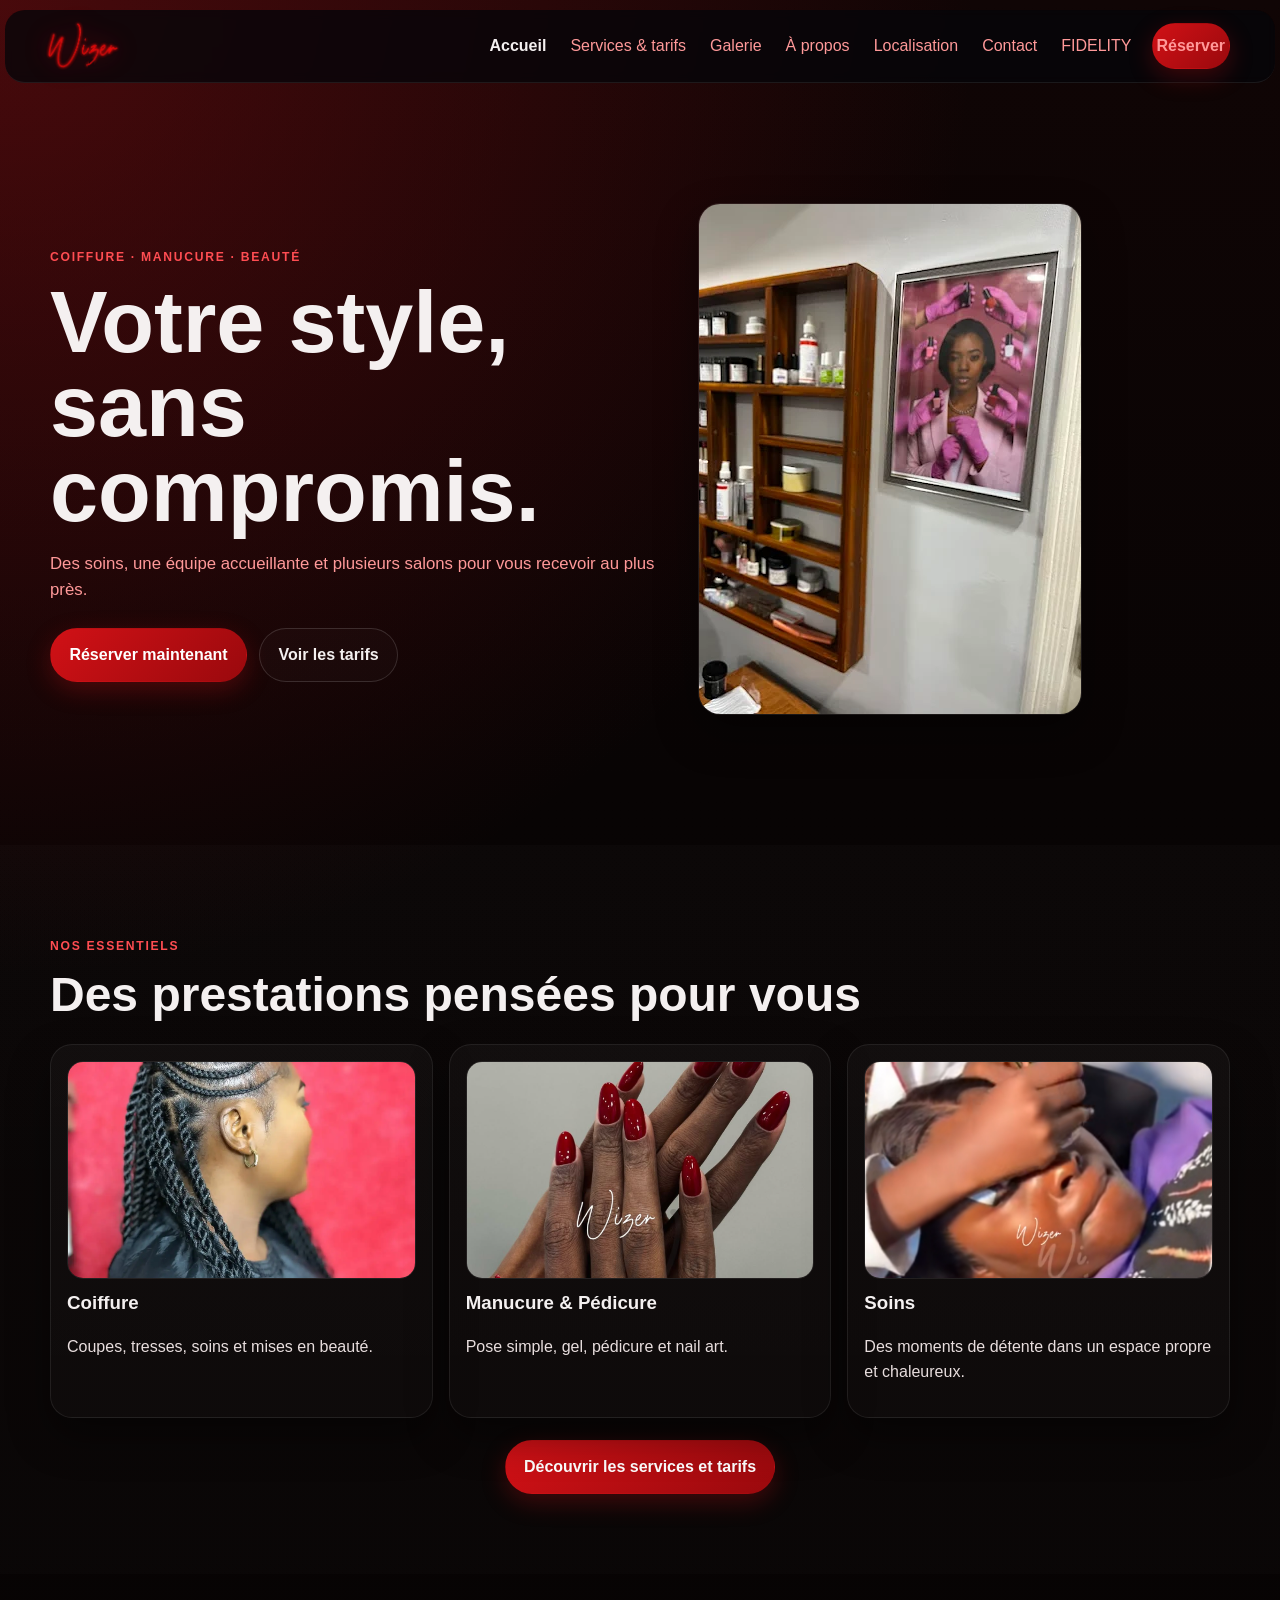
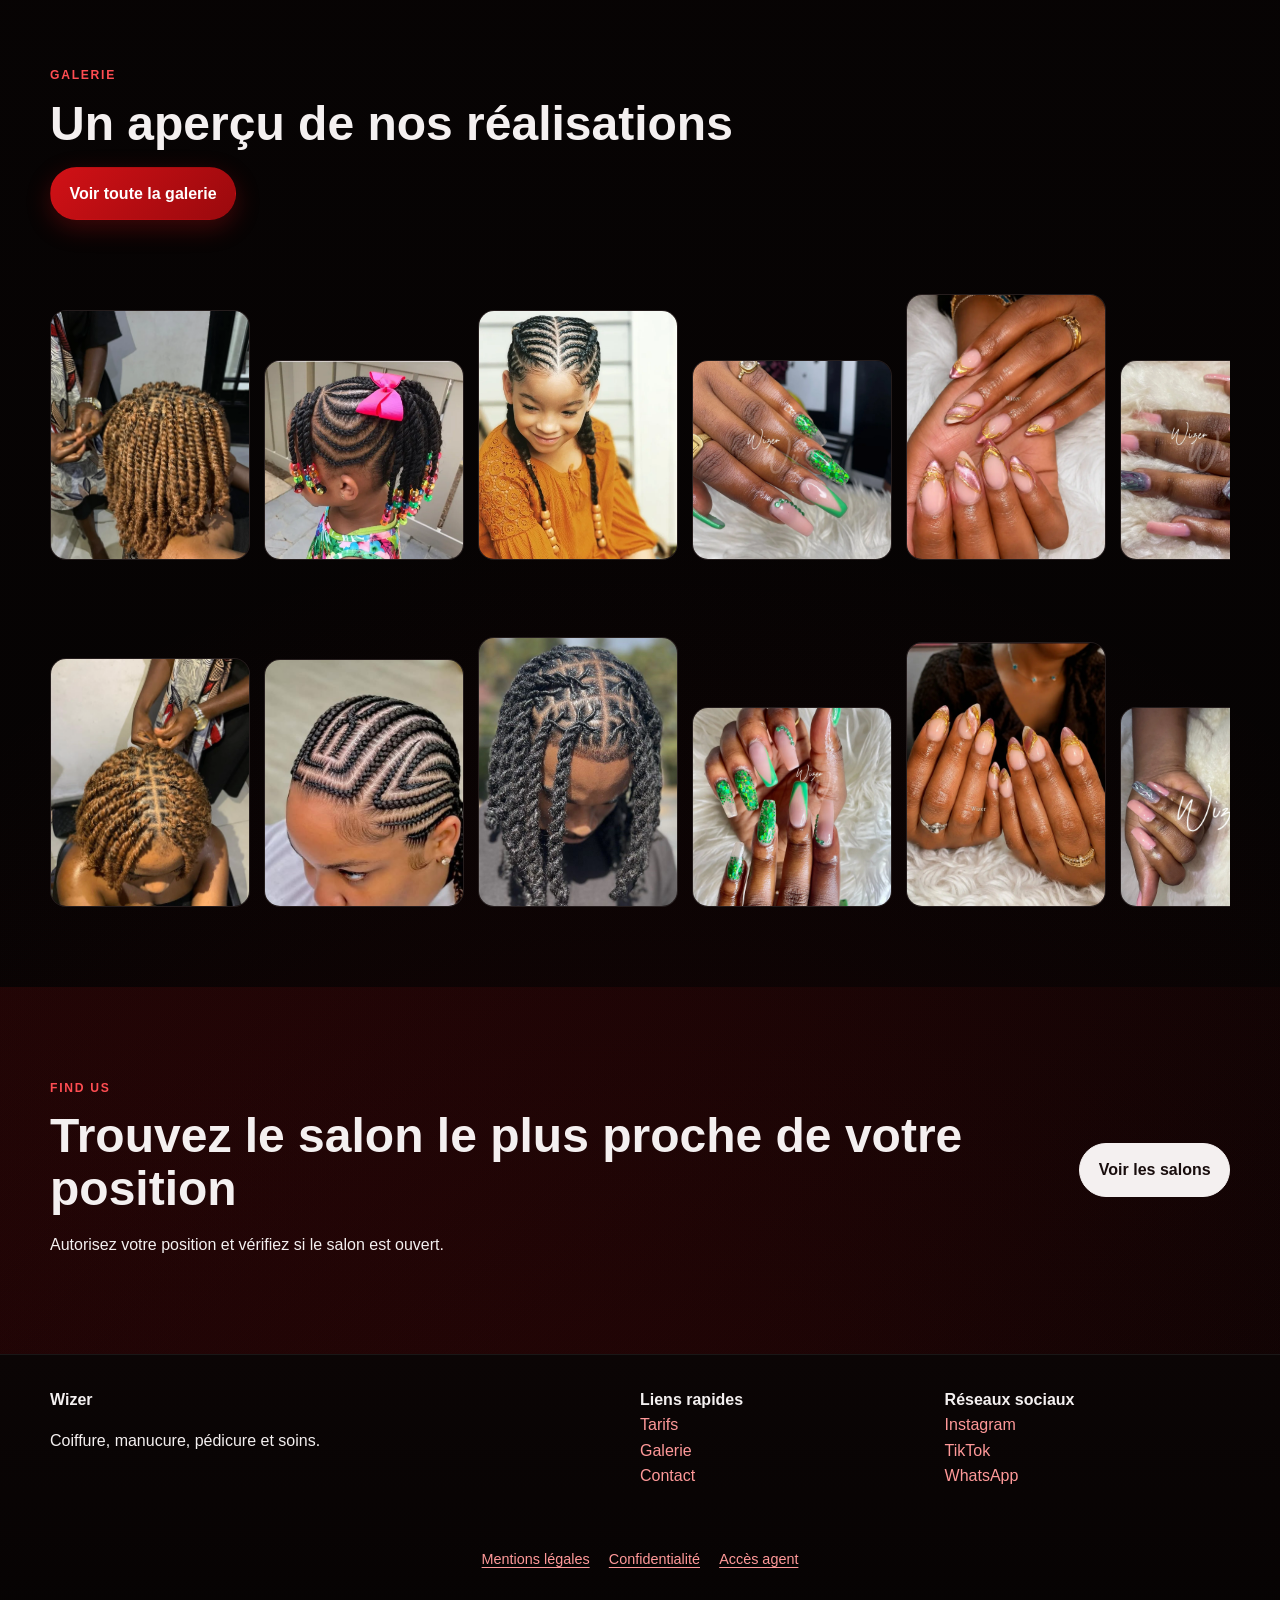
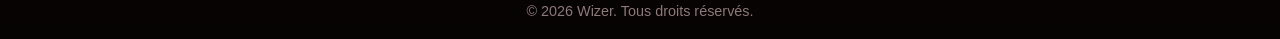
<file: index.html>
<!DOCTYPE html>
<html lang="fr">
  <head>
    <meta charset="UTF-8">
    <meta name="viewport" content="width=device-width, initial-scale=1.0">
    <meta name="description" content="Wizer — coiffure, manucure et soins. Découvrez nos services, nos réalisations et trouvez le salon le plus proche.">
    <title>WIZER | Accueil</title>
    
    <!-- Open Graph (VibeDoctor Fix: og:title & og:image) -->
    <meta property="og:type" content="website">
    <meta property="og:title" content="WIZER | Accueil">
    <meta property="og:description" content="Wizer — coiffure, manucure et soins. Découvrez nos services, nos réalisations et trouvez le salon le plus proche.">
    <meta property="og:image" content="https://wizer-kin.com/assets/logo/wizer.webp">

    <!-- Canonical URL (VibeDoctor Fix: canonical) -->
    <link rel="canonical" href="https://wizer-kin.com/">

    <!-- Structured Data JSON-LD (VibeDoctor Fix: structured data) -->
    <script type="application/ld+json">
    {
      "@context": "https://schema.org",
      "@type": "BeautySalon",
      "name": "Wizer",
      "description": "Wizer — coiffure, manucure et soins.",
      "image": "https://wizer-kin.com/assets/logo/wizer.webp",
      "telephone": "+243820068211",
      "url": "https://wizer-kin.com/"
    }
    </script>
    <link rel="icon" href="assets/icons/logo-wizer-neon-icon-w.webp" type="image/webp">
    <link rel="stylesheet" href="css/style.css">
    <link rel="stylesheet" href="css/responsive.css">
    <link rel="stylesheet" href="css/animations.css">
    <link rel="stylesheet" href="css/realisations-carousel.css">
  </head>
  <body>
    <header class="site-header">
      <div class="container nav-wrap">
        <a class="brand" href="index.html" aria-label="Wizer, accueil">
          <img src="assets/logo/wizer.webp" class="w-60" alt="Logo Wizer">
        </a>
        <button class="menu-toggle" type="button" aria-label="Ouvrir le menu" aria-expanded="false" aria-controls="main-menu">
            <span class="bar" aria-hidden="true"></span>
            <span class="bar" aria-hidden="true"></span>
            <span class="bar" aria-hidden="true"></span>
        </button>

        <nav id="main-menu" class="main-menu" aria-label="Navigation principale">
          <a class="active" href="index.html">Accueil</a>
          <a href="services.html">Services & tarifs</a>
          <a href="galerie.html">Galerie</a>
          <a href="about.html">À propos</a>
          <a href="localisation.html">Localisation</a>
          <a href="contact.html">Contact</a>
          <a href="fidelity-files/fidelity.html">FIDELITY</a>

          <a class="button button-bounce button-small" href="reservation.html">Réserver</a>
        </nav>
      </div>
    </header>

    <main>
      <section class="hero section">
        <div class="container hero-grid">
          <div class="reveal">
            <p class="eyebrow">Coiffure · Manucure · Beauté</p>
            <h1>Votre style, sans compromis.</h1>
            <p class="lead">Des soins, une équipe accueillante et plusieurs salons pour vous recevoir au plus près.</p>
            <div class="actions">
              <a class="button" href="reservation.html">Réserver maintenant</a>
              <a class="button button-outline" href="services.html">Voir les tarifs</a>
            </div>
          </div>
          <div class="hero-visual reveal reveal-delay">
            <img src="assets/images/accueil/hero.webp" alt="Illustration d'un espace beauté moderne">
          </div>
        </div>
      </section>

      <section class="section section-soft">
        <div class="container">
          <div class="section-heading">
            <p class="eyebrow">Nos essentiels</p>
            <h2>Des prestations pensées pour vous</h2>
          </div>
          <div class="cards-grid three-cols">
            <article class="card service-card reveal"><img src="assets/images/services/coiffure.webp" alt="Illustration coiffure"><h3>Coiffure</h3><p>Coupes, tresses, soins et mises en beauté.</p></article>
            <article class="card service-card reveal"><img src="assets/images/services/Manucure.webp" alt="Illustration manucure"><h3>Manucure & Pédicure</h3><p>Pose simple, gel, pédicure et nail art.</p></article>
            <article class="card service-card reveal"><img src="assets/images/services/Soins.webp" alt="Illustration soins"><h3>Soins</h3><p>Des moments de détente dans un espace propre et chaleureux.</p></article>
          </div>
          <div class="centered"><a class="button" href="services.html">Découvrir les services et tarifs</a></div>
        </div>
      </section>

      <section class="section">
        <div class="container">
          <div class="section-heading split-heading">
            <div><p class="eyebrow">Galerie</p><h2>Un aperçu de nos réalisations</h2></div>
            <a class="button" href="galerie.html">Voir toute la galerie</a>
          </div>

          <div class="realisations-carousel" aria-hidden="true">
            <div class="realisations-track realisations-track--right">
              <img src="assets/images/galerie/coiffure-tresse-01.webp" alt="" loading="lazy" decoding="async">
              <img src="assets/images/galerie/lokkat.webp" alt="" loading="lazy" decoding="async">
              <img src="assets/images/galerie/lookat4.webp" alt="" loading="lazy" decoding="async">
              <img src="assets/images/galerie/manucure-01.webp" alt="" loading="lazy" decoding="async">
              <img src="assets/images/galerie/manucure-03.webp" alt="" loading="lazy" decoding="async">
              <img src="assets/images/galerie/manucure-05.webp" alt="" loading="lazy" decoding="async">
              <img src="assets/images/galerie/manucure-07.webp" alt="" loading="lazy" decoding="async">
              <img src="assets/images/galerie/manucure-09.webp" alt="" loading="lazy" decoding="async">
              <img src="assets/images/galerie/manucure-11.webp" alt="" loading="lazy" decoding="async">
              <img src="assets/images/galerie/pied3.webp" alt="" loading="lazy" decoding="async">
              <img src="assets/images/galerie/soins-01.webp" alt="" loading="lazy" decoding="async">
              <img src="assets/images/galerie/soinstout.webp" alt="" loading="lazy" decoding="async">
              <img src="assets/images/galerie/soinpied.webp" alt="" loading="lazy" decoding="async">
            </div>
            <div class="realisations-track realisations-track--left">
              <img src="assets/images/galerie/coiffure-tresse-02.webp" alt="" loading="lazy" decoding="async">
              <img src="assets/images/galerie/lookat.webp" alt="" loading="lazy" decoding="async">
              <img src="assets/images/galerie/looks-03.webp" alt="" loading="lazy" decoding="async">
              <img src="assets/images/galerie/manucure-02.webp" alt="" loading="lazy" decoding="async">
              <img src="assets/images/galerie/manucure-04.webp" alt="" loading="lazy" decoding="async">
              <img src="assets/images/galerie/manucure-06.webp" alt="" loading="lazy" decoding="async">
              <img src="assets/images/galerie/manucure-08.webp" alt="" loading="lazy" decoding="async">
              <img src="assets/images/galerie/manucure-10.webp" alt="" loading="lazy" decoding="async">
              <img src="assets/images/galerie/manucure-12.webp" alt="" loading="lazy" decoding="async">
              <img src="assets/images/galerie/looks-04.webp" alt="" loading="lazy" decoding="async">
              <img src="assets/images/galerie/soins-02.webp" alt="" loading="lazy" decoding="async">
              <img src="assets/images/galerie/soinsjamb.webp" alt="" loading="lazy" decoding="async">
              <img src="assets/images/services/Soins.webp" alt="" loading="lazy" decoding="async">
            </div>
          </div>
        </div>
      </section>

      <section class="section section-dark">
        <div class="container split-callout">
          <div><p class="eyebrow">FIND US</p><h2>Trouvez le salon le plus proche de votre position</h2><p>Autorisez votre position et vérifiez si le salon est ouvert.</p></div>
          <a class="button button-light" href="localisation.html">Voir les salons</a>
        </div>
      </section>
    </main>

    <footer class="site-footer">
      <div class="container footer-grid">
        <div><strong>Wizer</strong><p>Coiffure, manucure, pédicure et soins.</p></div>
        <div><strong>Liens rapides</strong><a href="services.html">Tarifs</a><a href="galerie.html">Galerie</a><a href="contact.html">Contact</a></div>
        <div><strong>Réseaux sociaux</strong><a href="https://www.instagram.com/wizer.beauty/" target="_blank" rel="noopener">Instagram</a><a href="https://www.tiktok.com/@wizer._" target="_blank" rel="noopener">TikTok</a><a href="https://wa.me/243820068211" target="_blank" rel="noopener">WhatsApp</a></div>
      <p></p>
      </div>

      <nav class="footer-legal" aria-label="Informations légales">
        <a href="mentions-legales.html">Mentions légales</a>
        <a href="confidentialite.html">Confidentialité</a>
        <a href="fidelity-files/agent.html">Accès agent</a>
      </nav>

      <p class="copyright">© <span data-year></span> Wizer. Tous droits réservés.</p>

    </footer>

    <script src="js/main.js"></script>
    <script src="js/realisations-carousel.js"></script>
  </body>
</html>
</file>
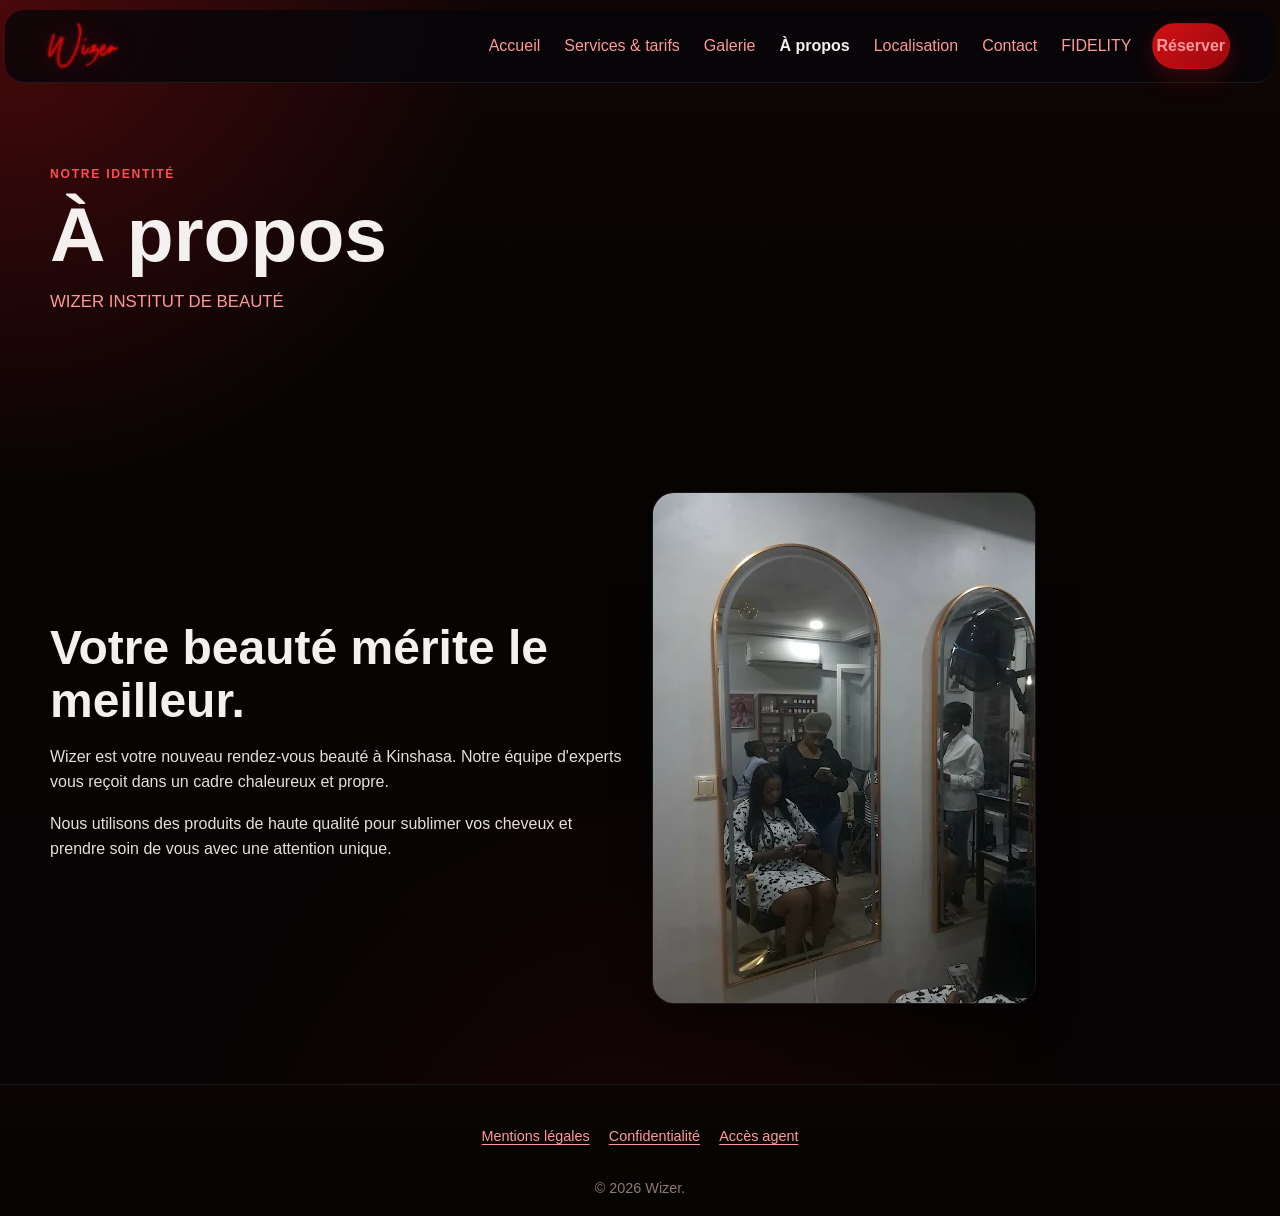
<file: about.html>
<!DOCTYPE html>
<html lang="fr">
    <head>
        <meta charset="UTF-8">
        <meta name="viewport" content="width=device-width, initial-scale=1.0">
        <meta name="description" content="Découvrez Wizer Institut, notre salon de beauté à Kinshasa, notre approche et les prestations proposées.">
        <title>À propos | Wizer</title>
        <link rel="icon" href="assets/logo/wizer.webp" type="image/webp">
        <link rel="stylesheet" href="css/style.css">
        <link rel="stylesheet" href="css/responsive.css">
        <link rel="stylesheet" href="css/animations.css">
    </head>
    <body>
        <header class="site-header">
            <div class="container nav-wrap">
                <a class="brand" href="index.html">
                    <img src="assets/logo/wizer.webp" class="w-60" alt="Logo">
                </a>
                <button class="menu-toggle" type="button" aria-label="Ouvrir le menu" aria-expanded="false" aria-controls="main-menu">
                    <span class="bar" aria-hidden="true"></span>
                    <span class="bar" aria-hidden="true"></span>
                    <span class="bar" aria-hidden="true"></span>
                </button>
                <nav id="main-menu" class="main-menu">

                    <a href="index.html">Accueil</a>
                    <a href="services.html">Services & tarifs</a>
                    <a href="galerie.html">Galerie</a>
                    <a class="active" href="about.html">À propos</a>
                    <a href="localisation.html">Localisation</a>
                    <a href="contact.html">Contact</a>
                    <a href="fidelity-files/fidelity.html">FIDELITY</a>
                    <a class="button button-bounce button-small" href="reservation.html">Réserver</a>
                </nav>
            </div>
        </header>
        <main>
            <section class="page-hero section">
                <div class="container">
                    <p class="eyebrow">Notre identité</p>
                    <h1>À propos</h1>
                    <p class="lead">WIZER INSTITUT DE BEAUTÉ</p>
                </div>
            </section>
            <section class="section">
                <div class="container two-cols"><div>
                    <h2>Votre beauté mérite le meilleur.</h2>
                    <p>Wizer est votre nouveau rendez-vous beauté à Kinshasa. Notre équipe d'experts vous reçoit dans un cadre chaleureux et propre.</p>
                    <p>Nous utilisons des produits de haute qualité pour sublimer vos cheveux et prendre soin de vous avec une attention unique.</p>
                </div>
                <img class="rounded-image" src="assets/images/equipe/equipe.webp" alt="Illustration de l'équipe du salon"></div>
            </section>
        </main>
        <footer class="site-footer">
        <nav class="footer-legal" aria-label="Informations légales">
          <a href="mentions-legales.html">Mentions légales</a>
          <a href="confidentialite.html">Confidentialité</a>
          <a href="fidelity-files/agent.html">Accès agent</a>
        </nav>

            <p class="copyright">©
                <span data-year></span> Wizer.
            </p>
        
        </footer>
        <script src="js/main.js"></script>
    </body>
</html>
</file>
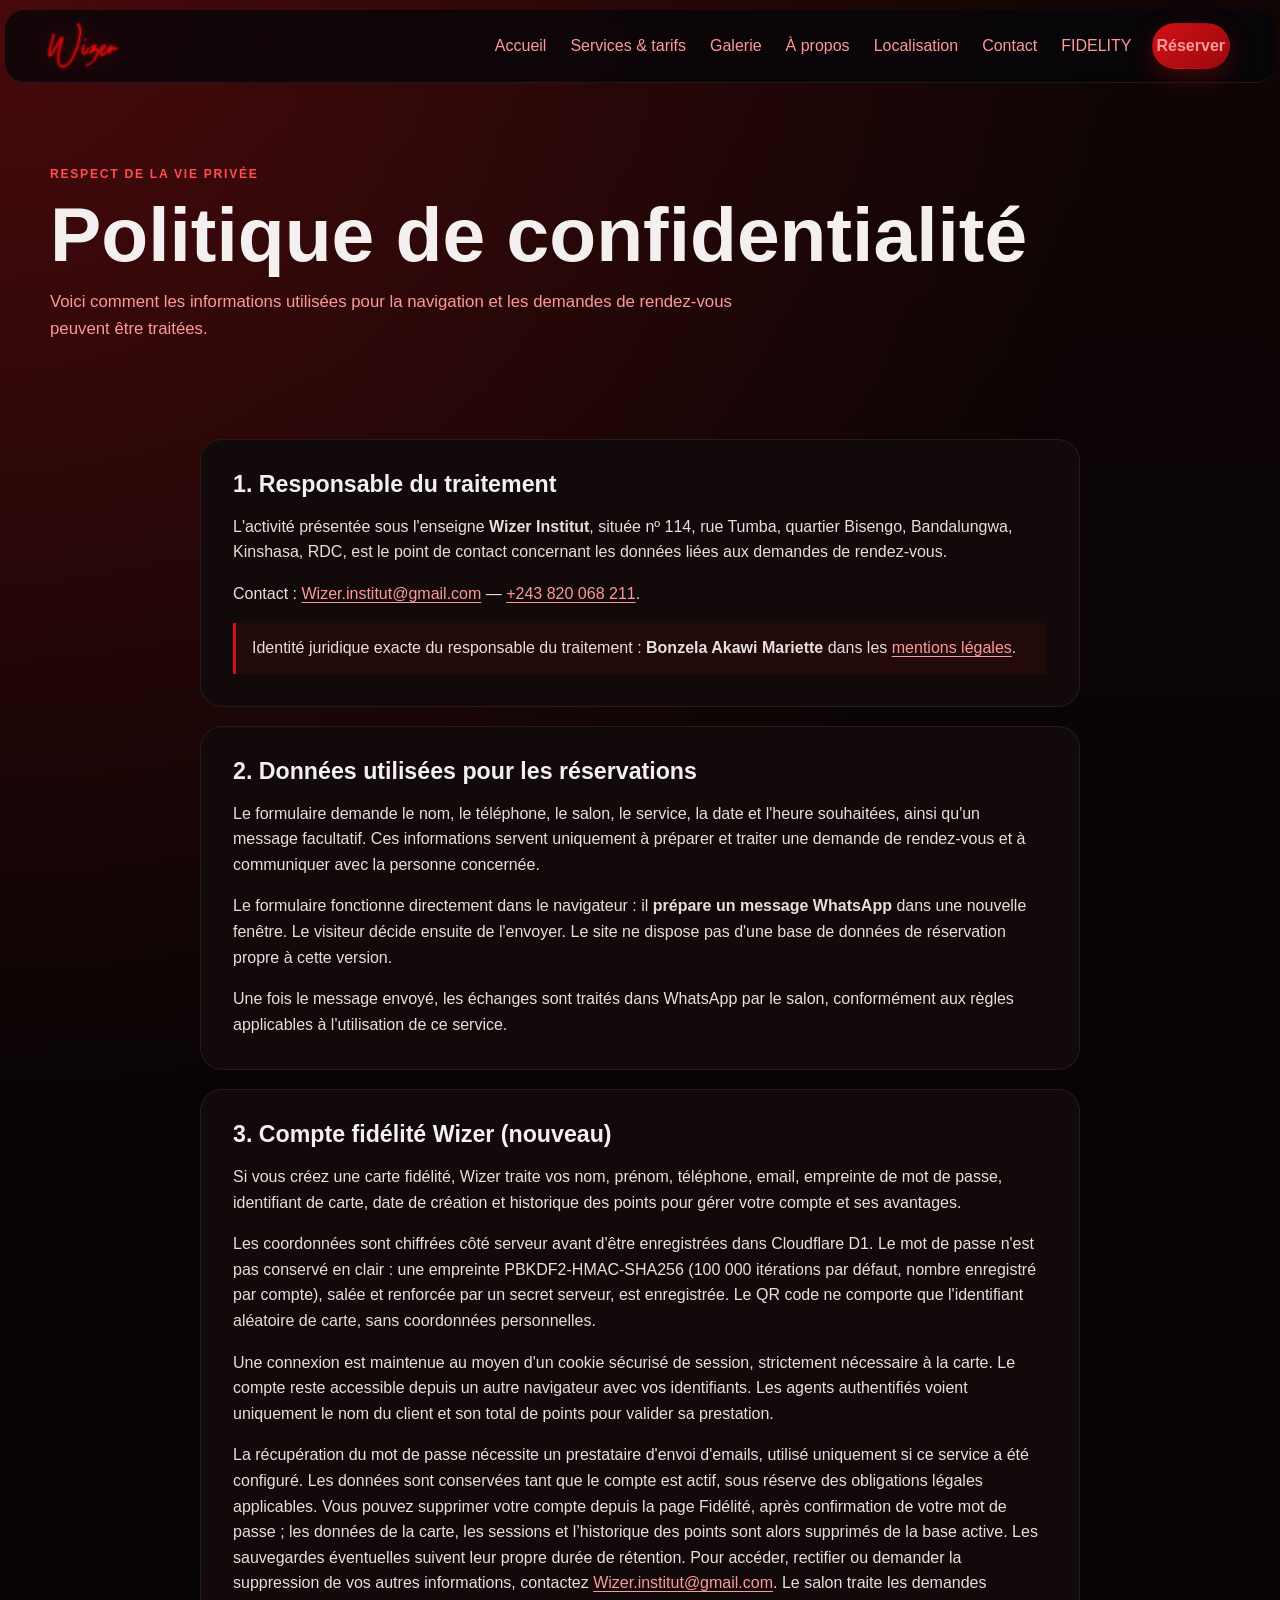
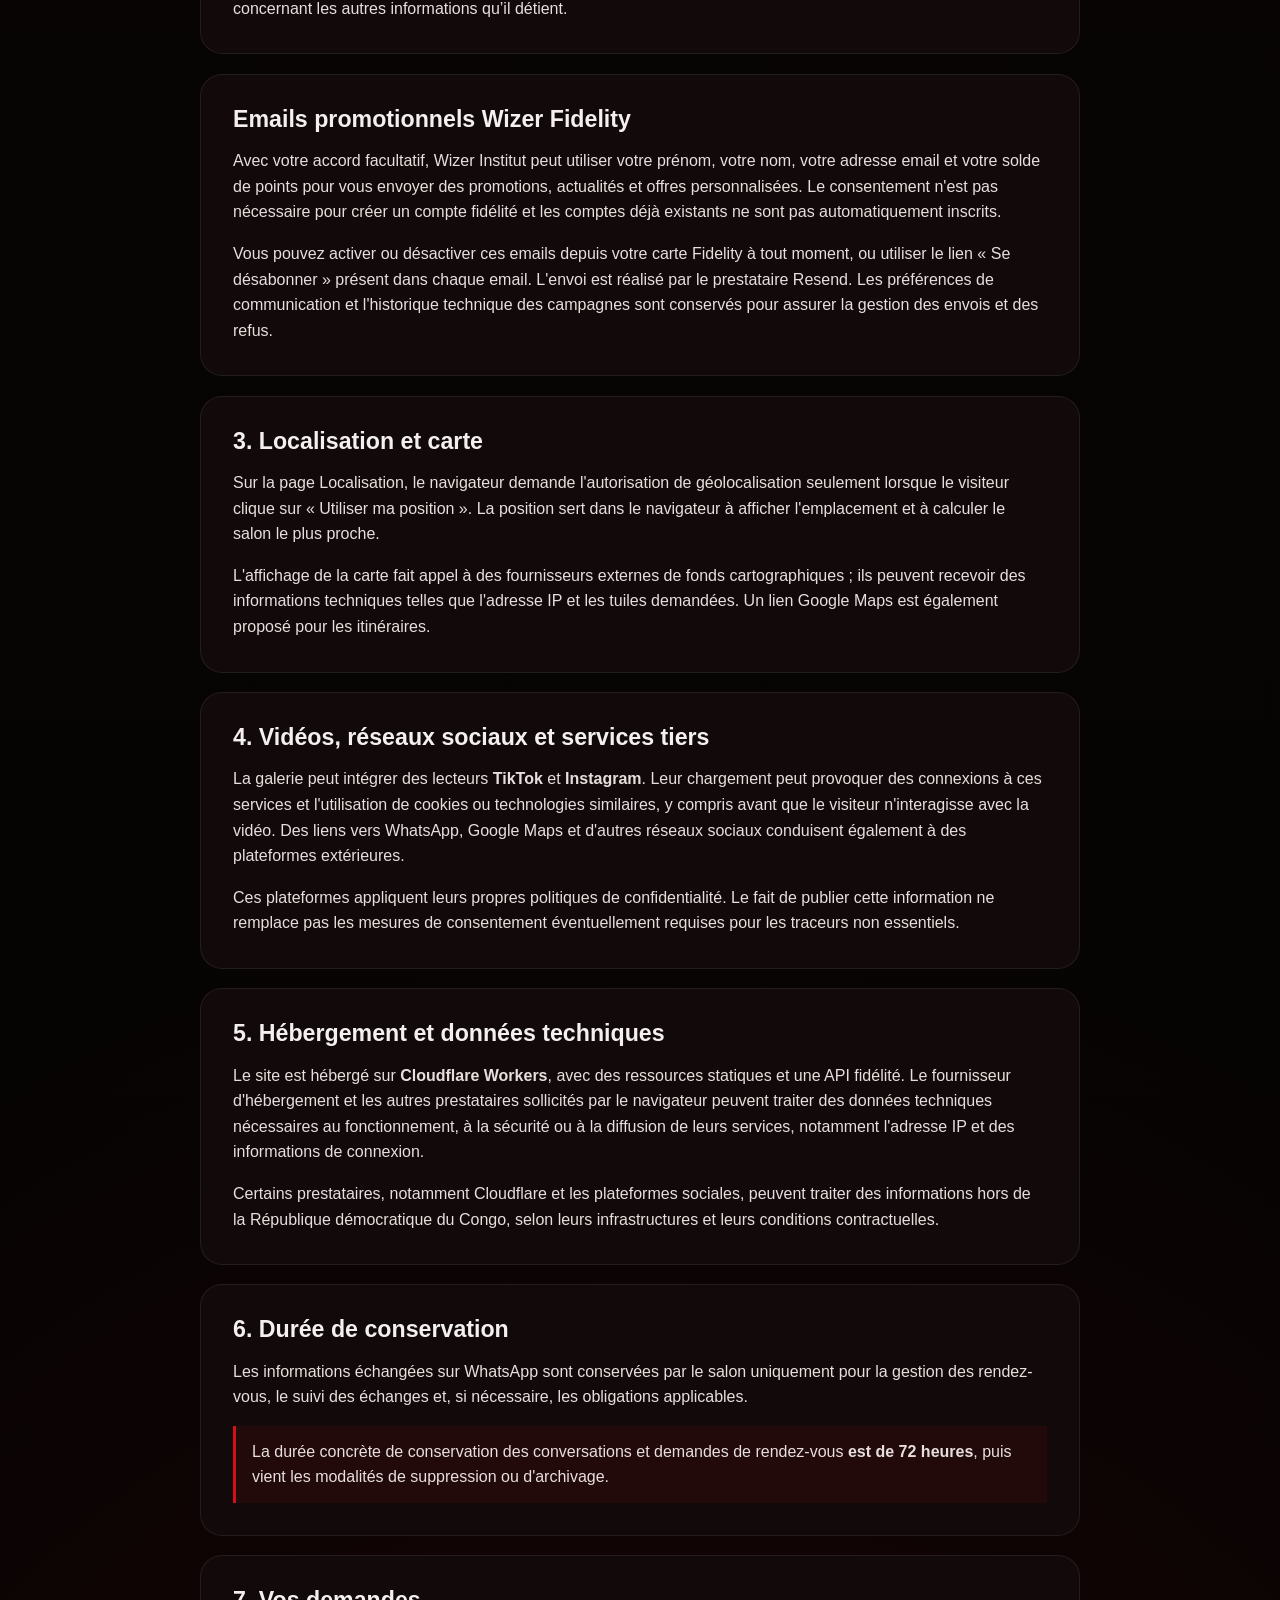
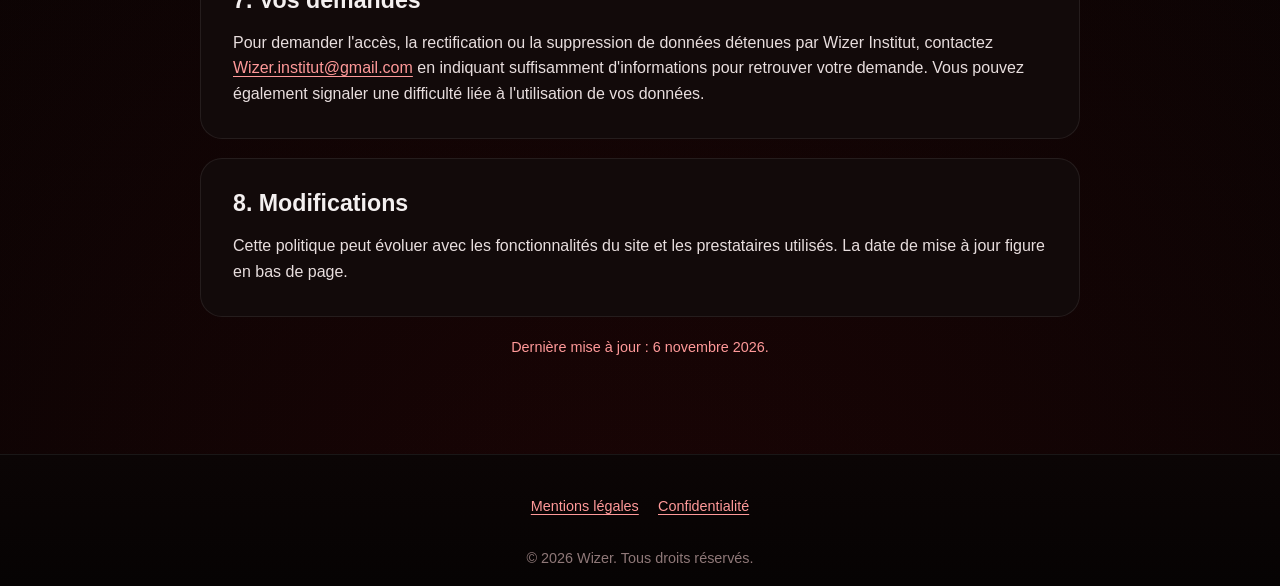
<file: confidentialite.html>
<!DOCTYPE html>
<html lang="fr">
<head>
  <meta charset="UTF-8">
  <meta name="viewport" content="width=device-width, initial-scale=1.0">
  <meta name="description" content="Données personnelles, réservation WhatsApp, carte et contenus externes sur Wizer Institut.">
  <title>Politique de confidentialité | Wizer Institut</title>
  <link rel="canonical" href="https://wizer-kin.com/confidentialite.html">
  <link rel="icon" href="assets/logo/wizer.webp" type="image/webp">
  <link rel="stylesheet" href="css/style.css">
  <link rel="stylesheet" href="css/responsive.css">
  <link rel="stylesheet" href="css/animations.css">
  <link rel="stylesheet" href="css/legal.css">
</head>
<body>

<header class="site-header">
  <div class="container nav-wrap">
    <a class="brand" href="index.html" aria-label="Wizer, accueil"><img src="assets/logo/wizer.webp" class="w-60" alt="Logo Wizer"></a>
    <button class="menu-toggle" type="button" aria-label="Ouvrir le menu" aria-expanded="false" aria-controls="main-menu">
      <span class="bar" aria-hidden="true"></span><span class="bar" aria-hidden="true"></span><span class="bar" aria-hidden="true"></span>
    </button>
    <nav id="main-menu" class="main-menu" aria-label="Navigation principale">
      <a href="index.html">Accueil</a>
      <a href="services.html">Services & tarifs</a>
      <a href="galerie.html">Galerie</a>
      <a href="about.html">À propos</a>
      <a href="localisation.html">Localisation</a>
      <a href="contact.html">Contact</a>
      <a href="fidelity-files/fidelity.html">FIDELITY</a>
      <a class="button button-bounce button-small" href="reservation.html">Réserver</a>
    </nav>
  </div>
</header>

<main>
  <section class="page-hero section">
    <div class="container">
      <p class="eyebrow">Respect de la vie privée</p><h1>Politique de confidentialité</h1><p class="lead">Voici comment les informations utilisées pour la navigation et les demandes de rendez-vous peuvent être traitées.</p>
    </div>
  </section>
  <section class="section legal-section">
    <div class="container legal-content">

      <section class="legal-card">
        <h2>1. Responsable du traitement</h2>
        <p>L'activité présentée sous l'enseigne <strong>Wizer Institut</strong>, située nº 114, rue Tumba, quartier Bisengo, Bandalungwa, Kinshasa, RDC, est le point de contact concernant les données liées aux demandes de rendez-vous.</p>
        <p>Contact : <a href="mailto:Wizer.institut@gmail.com">Wizer.institut@gmail.com</a> — <a href="tel:+243820068211">+243 820 068 211</a>.</p>
        <p class="legal-pending">Identité juridique exacte du responsable du traitement : <strong>Bonzela Akawi Mariette</strong> dans les <a href="mentions-legales.html">mentions légales</a>.</p>
      </section>
      <section class="legal-card">
        <h2>2. Données utilisées pour les réservations</h2>
        <p>Le formulaire demande le nom, le téléphone, le salon, le service, la date et l'heure souhaitées, ainsi qu'un message facultatif. Ces informations servent uniquement à préparer et traiter une demande de rendez-vous et à communiquer avec la personne concernée.</p>
        <p>Le formulaire fonctionne directement dans le navigateur : il <strong>prépare un message WhatsApp</strong> dans une nouvelle fenêtre. Le visiteur décide ensuite de l'envoyer. Le site ne dispose pas d'une base de données de réservation propre à cette version.</p>
        <p>Une fois le message envoyé, les échanges sont traités dans WhatsApp par le salon, conformément aux règles applicables à l'utilisation de ce service.</p>
      </section>
      <section class="legal-card">
        <h2>3. Compte fidélité Wizer (nouveau)</h2>
        <p>Si vous créez une carte fidélité, Wizer traite vos nom, prénom, téléphone, email, empreinte de mot de passe, identifiant de carte, date de création et historique des points pour gérer votre compte et ses avantages.</p>
        <p>Les coordonnées sont chiffrées côté serveur avant d'être enregistrées dans Cloudflare D1. Le mot de passe n'est pas conservé en clair : une empreinte PBKDF2-HMAC-SHA256 (100 000 itérations par défaut, nombre enregistré par compte), salée et renforcée par un secret serveur, est enregistrée. Le QR code ne comporte que l'identifiant aléatoire de carte, sans coordonnées personnelles.</p>
        <p>Une connexion est maintenue au moyen d'un cookie sécurisé de session, strictement nécessaire à la carte. Le compte reste accessible depuis un autre navigateur avec vos identifiants. Les agents authentifiés voient uniquement le nom du client et son total de points pour valider sa prestation.</p>
        <p>La récupération du mot de passe nécessite un prestataire d'envoi d'emails, utilisé uniquement si ce service a été configuré. Les données sont conservées tant que le compte est actif, sous réserve des obligations légales applicables. Vous pouvez supprimer votre compte depuis la page Fidélité, après confirmation de votre mot de passe ; les données de la carte, les sessions et l’historique des points sont alors supprimés de la base active. Les sauvegardes éventuelles suivent leur propre durée de rétention. Pour accéder, rectifier ou demander la suppression de vos autres informations, contactez <a href="mailto:Wizer.institut@gmail.com">Wizer.institut@gmail.com</a>. Le salon traite les demandes concernant les autres informations qu’il détient.</p>
      </section>
      <section class="legal-card">
        <h2>Emails promotionnels Wizer Fidelity</h2>
        <p>Avec votre accord facultatif, Wizer Institut peut utiliser votre prénom, votre nom, votre adresse email et votre solde de points pour vous envoyer des promotions, actualités et offres personnalisées. Le consentement n'est pas nécessaire pour créer un compte fidélité et les comptes déjà existants ne sont pas automatiquement inscrits.</p>
        <p>Vous pouvez activer ou désactiver ces emails depuis votre carte Fidelity à tout moment, ou utiliser le lien « Se désabonner » présent dans chaque email. L'envoi est réalisé par le prestataire Resend. Les préférences de communication et l'historique technique des campagnes sont conservés pour assurer la gestion des envois et des refus.</p>
      </section>
      <section class="legal-card">
        <h2>3. Localisation et carte</h2>
        <p>Sur la page Localisation, le navigateur demande l'autorisation de géolocalisation seulement lorsque le visiteur clique sur « Utiliser ma position ». La position sert dans le navigateur à afficher l'emplacement et à calculer le salon le plus proche.</p>
        <p>L'affichage de la carte fait appel à des fournisseurs externes de fonds cartographiques ; ils peuvent recevoir des informations techniques telles que l'adresse IP et les tuiles demandées. Un lien Google Maps est également proposé pour les itinéraires.</p>
      </section>
      <section class="legal-card">
        <h2>4. Vidéos, réseaux sociaux et services tiers</h2>
        <p>La galerie peut intégrer des lecteurs <strong>TikTok</strong> et <strong>Instagram</strong>. Leur chargement peut provoquer des connexions à ces services et l'utilisation de cookies ou technologies similaires, y compris avant que le visiteur n'interagisse avec la vidéo. Des liens vers WhatsApp, Google Maps et d'autres réseaux sociaux conduisent également à des plateformes extérieures.</p>
        <p>Ces plateformes appliquent leurs propres politiques de confidentialité. Le fait de publier cette information ne remplace pas les mesures de consentement éventuellement requises pour les traceurs non essentiels.</p>
      </section>
      <section class="legal-card">
        <h2>5. Hébergement et données techniques</h2>
        <p>Le site est hébergé sur <strong>Cloudflare Workers</strong>, avec des ressources statiques et une API fidélité. Le fournisseur d'hébergement et les autres prestataires sollicités par le navigateur peuvent traiter des données techniques nécessaires au fonctionnement, à la sécurité ou à la diffusion de leurs services, notamment l'adresse IP et des informations de connexion.</p>
        <p>Certains prestataires, notamment Cloudflare et les plateformes sociales, peuvent traiter des informations hors de la République démocratique du Congo, selon leurs infrastructures et leurs conditions contractuelles.</p>
      </section>
      <section class="legal-card">
        <h2>6. Durée de conservation</h2>
        <p>Les informations échangées sur WhatsApp sont conservées par le salon uniquement pour la gestion des rendez-vous, le suivi des échanges et, si nécessaire, les obligations applicables.</p>
        <p class="legal-pending">La durée concrète de conservation des conversations et demandes de rendez-vous <strong>est de 72 heures</strong>, puis vient les modalités de suppression ou d'archivage.</p>
      </section>
      <section class="legal-card">
        <h2>7. Vos demandes</h2>
        <p>Pour demander l'accès, la rectification ou la suppression de données détenues par Wizer Institut, contactez <a href="mailto:Wizer.institut@gmail.com">Wizer.institut@gmail.com</a> en indiquant suffisamment d'informations pour retrouver votre demande. Vous pouvez également signaler une difficulté liée à l'utilisation de vos données.</p>
      </section>
      <section class="legal-card">
        <h2>8. Modifications</h2>
        <p>Cette politique peut évoluer avec les fonctionnalités du site et les prestataires utilisés. La date de mise à jour figure en bas de page.</p>
      </section>
      <p class="legal-updated">Dernière mise à jour : 6 novembre 2026.</p>
    </div>
  </section>
</main>
<footer class="site-footer">
  <nav class="footer-legal" aria-label="Informations légales">
    <a href="mentions-legales.html">Mentions légales</a>
    <a href="confidentialite.html">Confidentialité</a>
  </nav>
  <p class="copyright">© <span data-year></span> Wizer. Tous droits réservés.</p>
</footer>
<script src="js/main.js"></script>
</body>
</html>
</file>
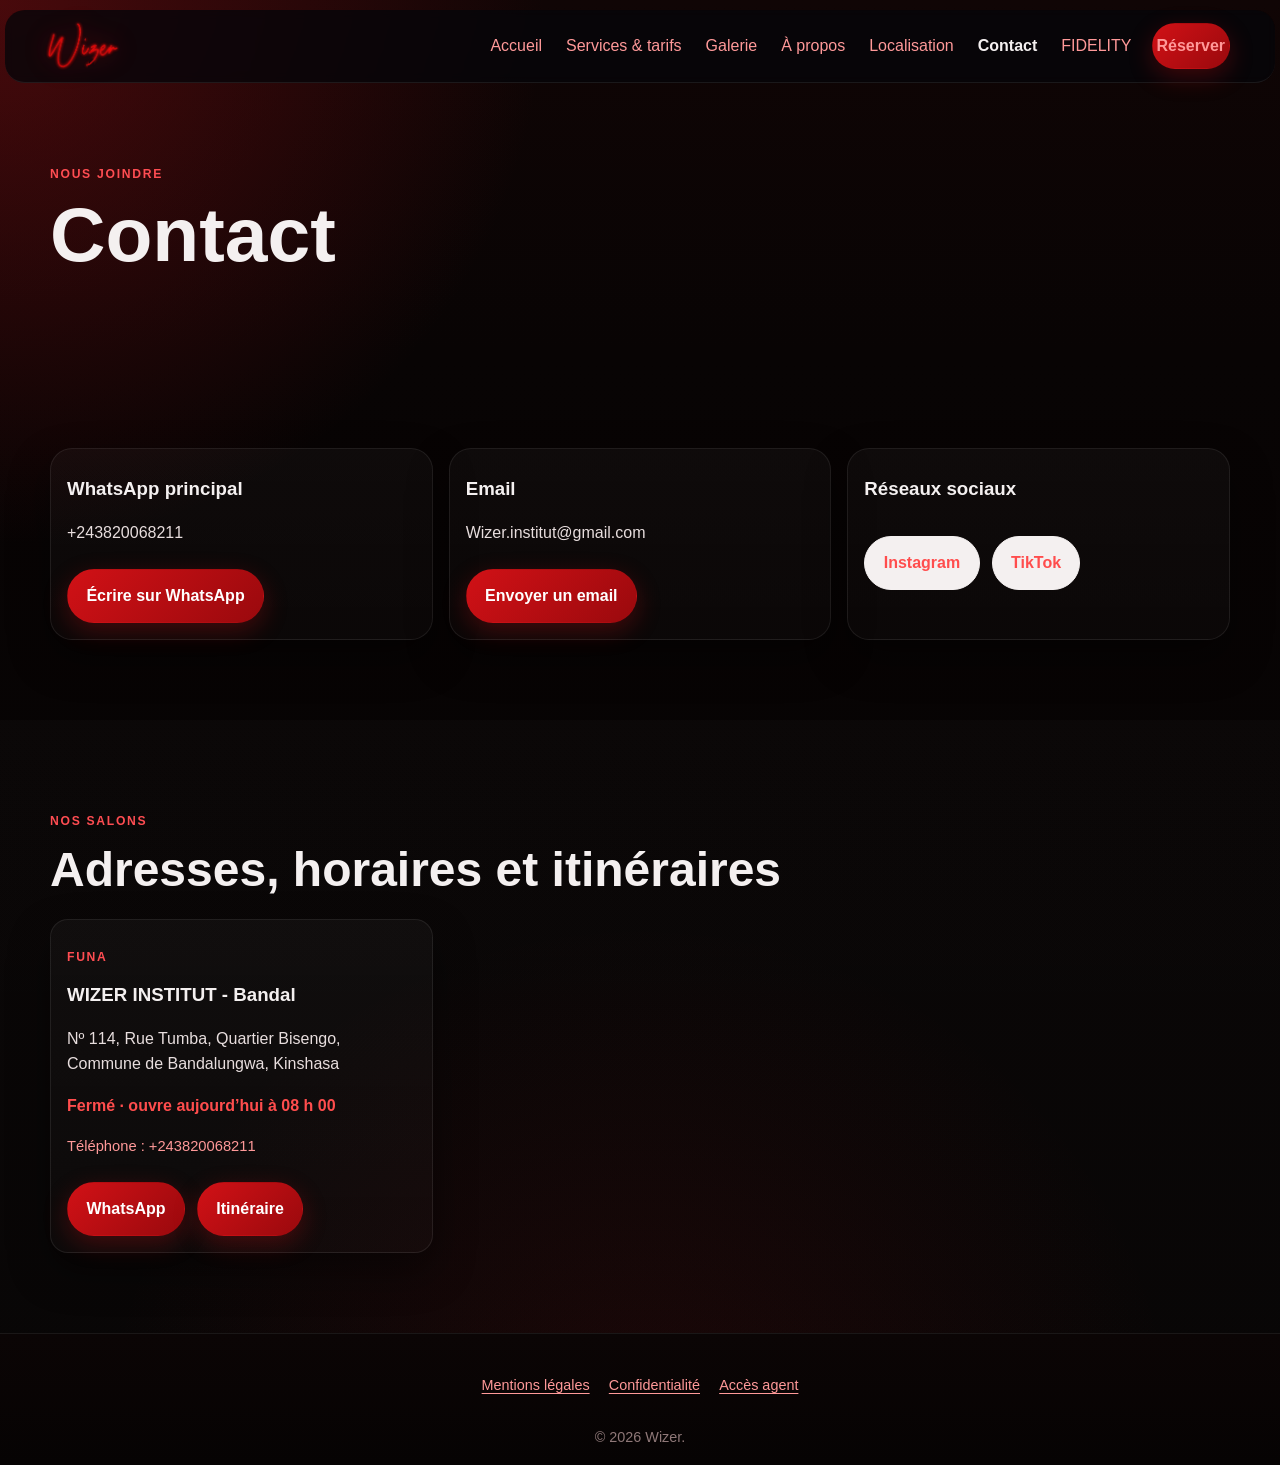
<file: contact.html>
<!DOCTYPE html>
<html lang="fr">
    <head>
        <meta charset="UTF-8">
        <meta name="viewport" content="width=device-width, initial-scale=1.0">
        <meta name="description" content="Contactez Wizer Institut à Kinshasa pour une question, un conseil ou une réservation de coiffure et de soins.">
        <title>Contact | Wizer</title>
        <link rel="icon" href="assets/logo/wizer.webp" type="image/webp">
        <link rel="stylesheet" href="css/style.css">
        <link rel="stylesheet" href="css/responsive.css">
        <link rel="stylesheet" href="css/animations.css">
    </head>
    <body>
        <header class="site-header">
            <div class="container nav-wrap">
                <a class="brand" href="index.html">
                    <img src="assets/logo/wizer.webp" class="w-60" alt="Logo">
                </a>
                <button class="menu-toggle" type="button" aria-label="Ouvrir le menu" aria-expanded="false" aria-controls="main-menu">
                    <span class="bar" aria-hidden="true"></span>
                    <span class="bar" aria-hidden="true"></span>
                    <span class="bar" aria-hidden="true"></span>
                </button>
                <nav id="main-menu" class="main-menu">
                    <a href="index.html">Accueil</a>
                    <a href="services.html">Services & tarifs</a>
                    <a href="galerie.html">Galerie</a>
                    <a href="about.html">À propos</a>
                    <a href="localisation.html">Localisation</a>
                    <a class="active" href="contact.html">Contact</a>
                    <a href="fidelity-files/fidelity.html">FIDELITY</a>

                    <a class="button button-bounce button-small" href="reservation.html">Réserver</a>
                </nav>
            </div>
        </header>
        <main>
            <section class="page-hero section">
                <div class="container">
                    <p class="eyebrow">Nous joindre</p>
                    <h1>Contact</h1>
                </div>
            </section>
            <section class="section">
                <div class="container">
                    <div id="contact-main" class="cards-grid three-cols"></div>
                </div>
            </section>
            <section class="section section-soft">
                <div class="container">
                    <div class="section-heading">
                        <p class="eyebrow">Nos salons</p>
                        <h2>Adresses, horaires et itinéraires</h2>
                    </div>
                    <div id="contact-salons" class="cards-grid three-cols"></div>
                </div>
            </section>
        </main>
        <footer class="site-footer">
        <nav class="footer-legal" aria-label="Informations légales">
          <a href="mentions-legales.html">Mentions légales</a>
          <a href="confidentialite.html">Confidentialité</a>
          <a href="fidelity-files/agent.html">Accès agent</a>
        </nav>

            <p class="copyright">©
                <span data-year></span> Wizer.
            </p>

            </footer>
        <script src="data/contact.js"></script>
        <script src="data/salons.js"></script>
        <script src="js/salon-utils.js"></script>
        <script src="js/main.js"></script>
        <script src="js/contact.js"></script>
    </body>
</html>
</file>
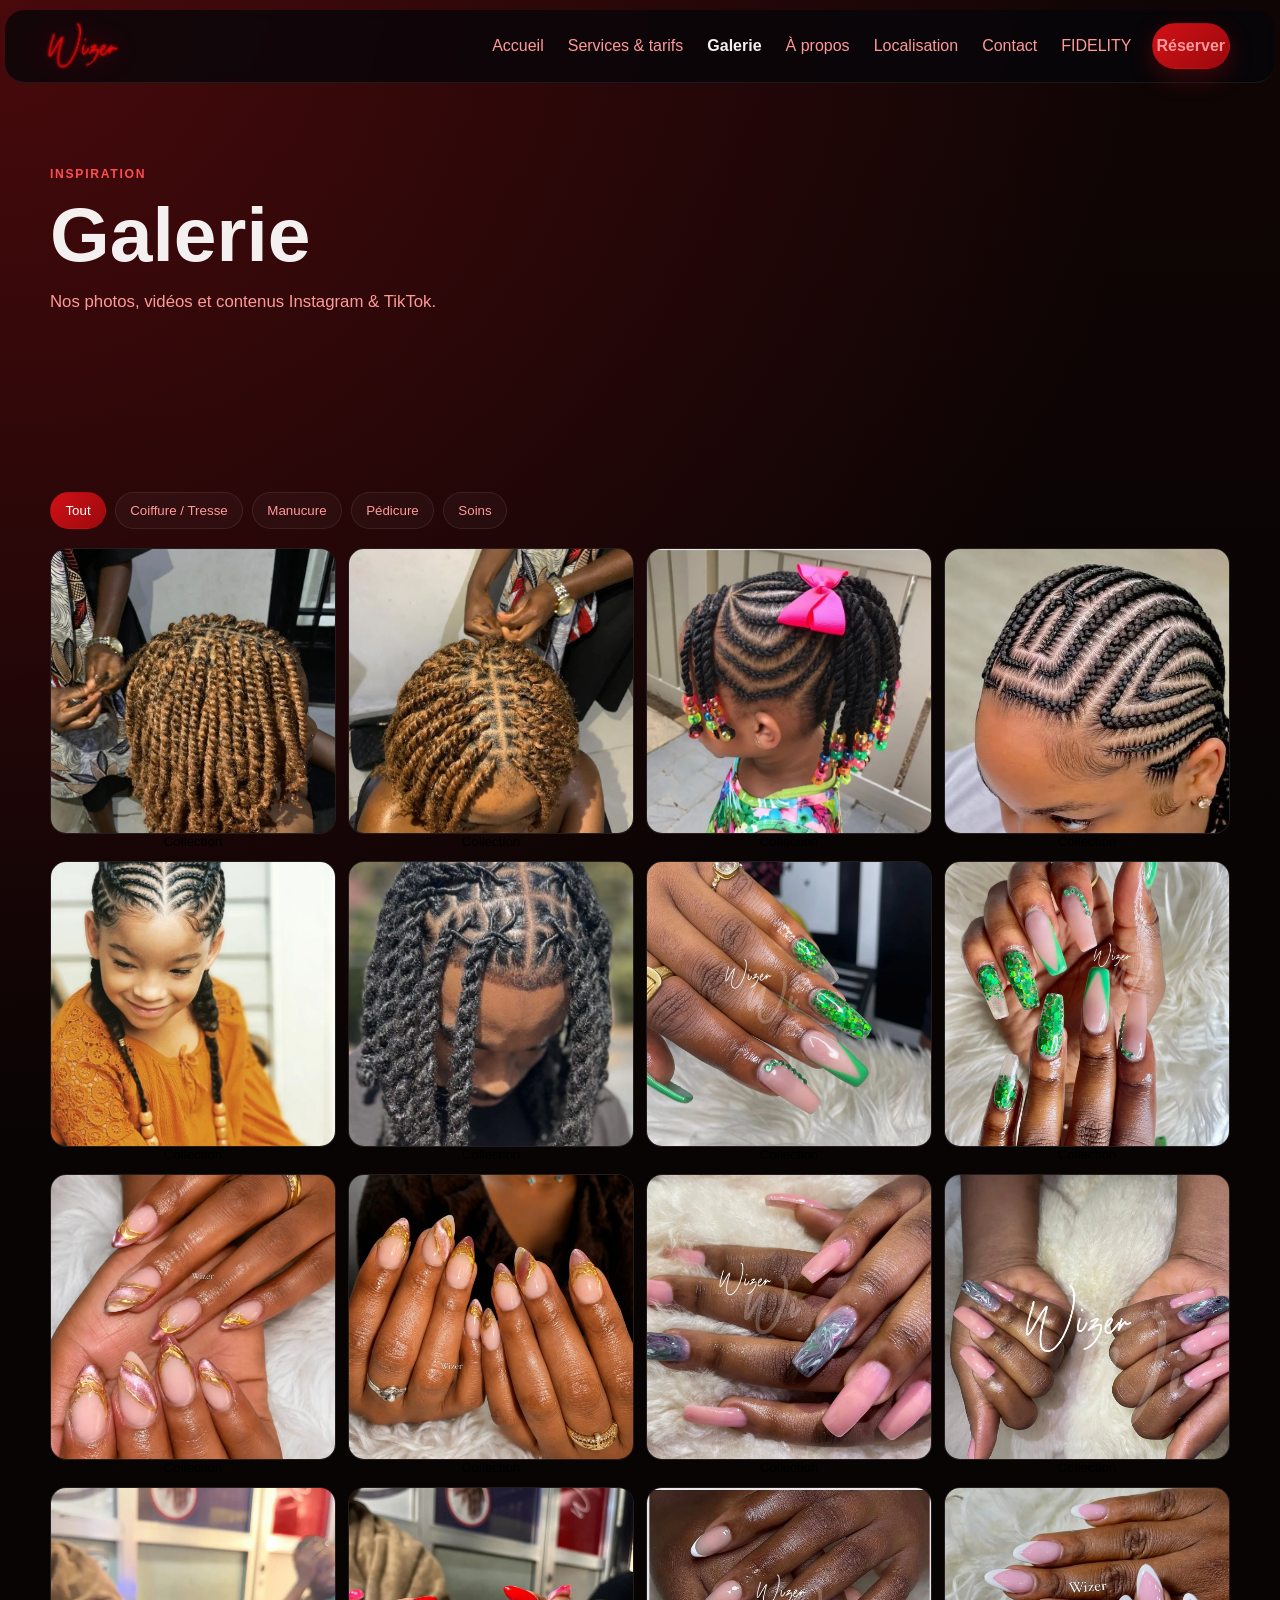
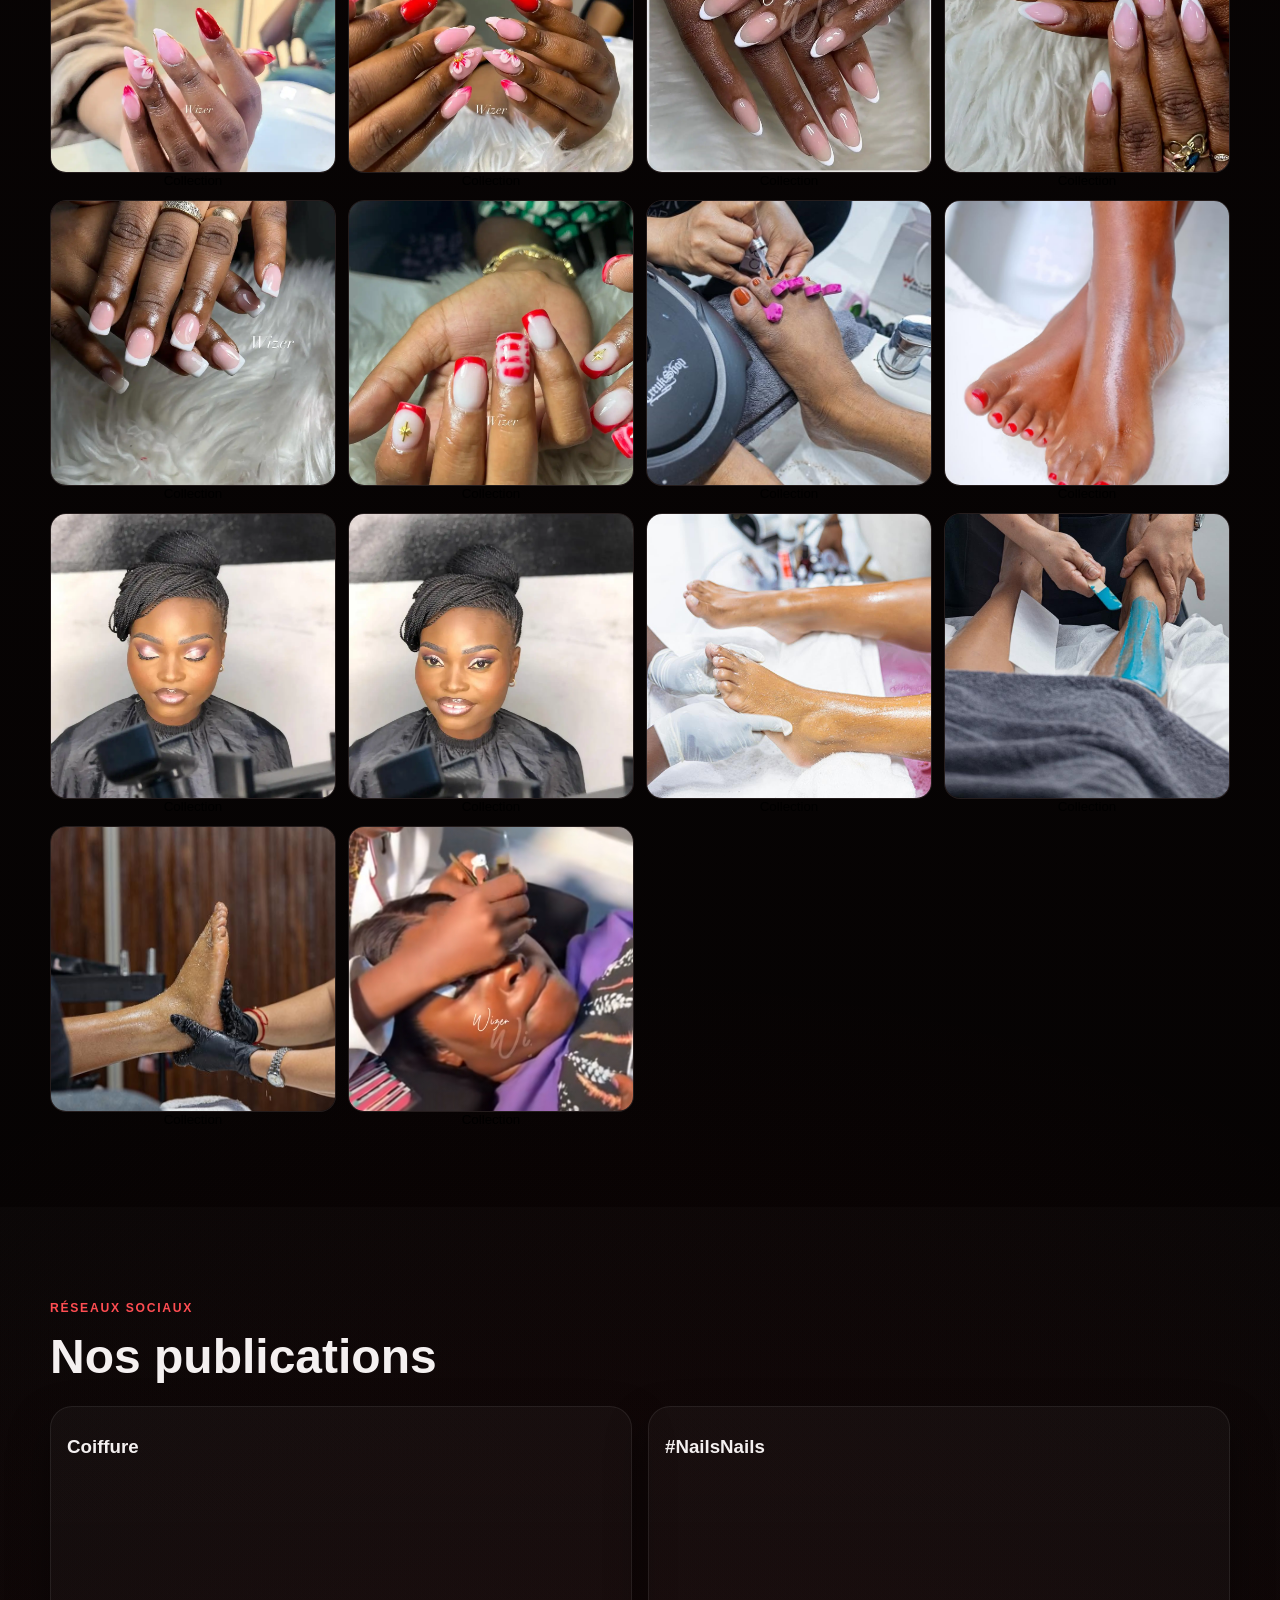
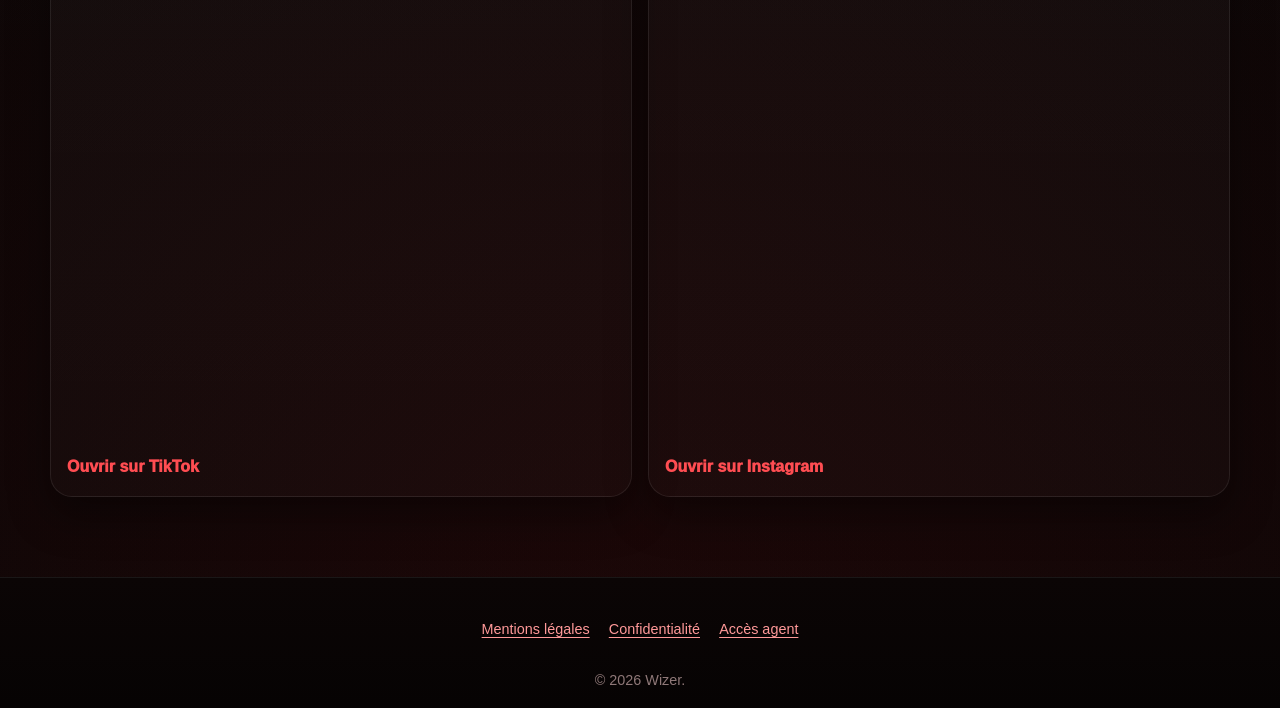
<file: galerie.html>
<!DOCTYPE html>
<html lang="fr">
    <head>
        <meta charset="UTF-8">
        <meta name="viewport" content="width=device-width, initial-scale=1.0">
        <meta name="description" content="Explorez les réalisations Wizer Institut : coiffures, tresses, manucure, pédicure et soins en images.">
        <title>Galerie | Wizer</title>
        <link rel="icon" href="assets/logo/wizer.webp" type="image/webp">
        <link rel="stylesheet" href="css/style.css">
        <link rel="stylesheet" href="css/responsive.css">
        <link rel="stylesheet" href="css/animations.css">
    </head>
    <body>
        <header class="site-header">
            <div class="container nav-wrap">
                <a class="brand" href="index.html">
                    <img src="assets/logo/wizer.webp" class="w-60" alt="Logo Wizer">
                </a>
                <button class="menu-toggle" type="button" aria-label="Ouvrir le menu" aria-expanded="false" aria-controls="main-menu">
                    <span class="bar" aria-hidden="true"></span>
                    <span class="bar" aria-hidden="true"></span>
                    <span class="bar" aria-hidden="true"></span>
                </button>
                <nav id="main-menu" class="main-menu">
                    <a href="index.html">Accueil</a>
                    <a href="services.html">Services & tarifs</a>
                    <a class="active" href="galerie.html">Galerie</a>
                    <a href="about.html">À propos</a>
                    <a href="localisation.html">Localisation</a>
                    <a href="contact.html">Contact</a>
                    <a href="fidelity-files/fidelity.html">FIDELITY</a>

                    <a class="button button-bounce button-small" href="reservation.html">Réserver</a>
                </nav>
            </div>
        </header>
        <main>
            <section class="page-hero section">
                <div class="container">
                    <p class="eyebrow">Inspiration</p>
                    <h1>Galerie</h1>
                    <p class="lead">Nos photos, vidéos et contenus Instagram & TikTok.</p>
                </div>
            </section>
            <section class="section">
                <div class="container">
                    <div class="filter-bar" id="gallery-filters"></div>
                    <div class="gallery-grid" id="gallery-grid"></div>
                </div>
            </section>
            <section class="section section-soft">
                <div class="container">
                    <div class="section-heading">
                        <p class="eyebrow">Réseaux sociaux</p>
                        <h2>Nos publications</h2>                    </div>
                    <div class="social-grid" id="social-grid"></div>
                </div>
            </section>
        </main>
        <footer class="site-footer">
            
            <nav class="footer-legal" aria-label="Informations légales">
                <a href="mentions-legales.html">Mentions légales</a>
                <a href="confidentialite.html">Confidentialité</a>
                <a href="fidelity-files/agent.html">Accès agent</a>
            </nav>

            <p class="copyright">© <span data-year></span> Wizer.</p>
        
        </footer>
        <script src="data/gallery.js"></script>
        <script src="data/socials.js"></script>
        <script src="js/main.js"></script>
        <script src="js/galerie.js"></script>
    </body>
</html>
</file>
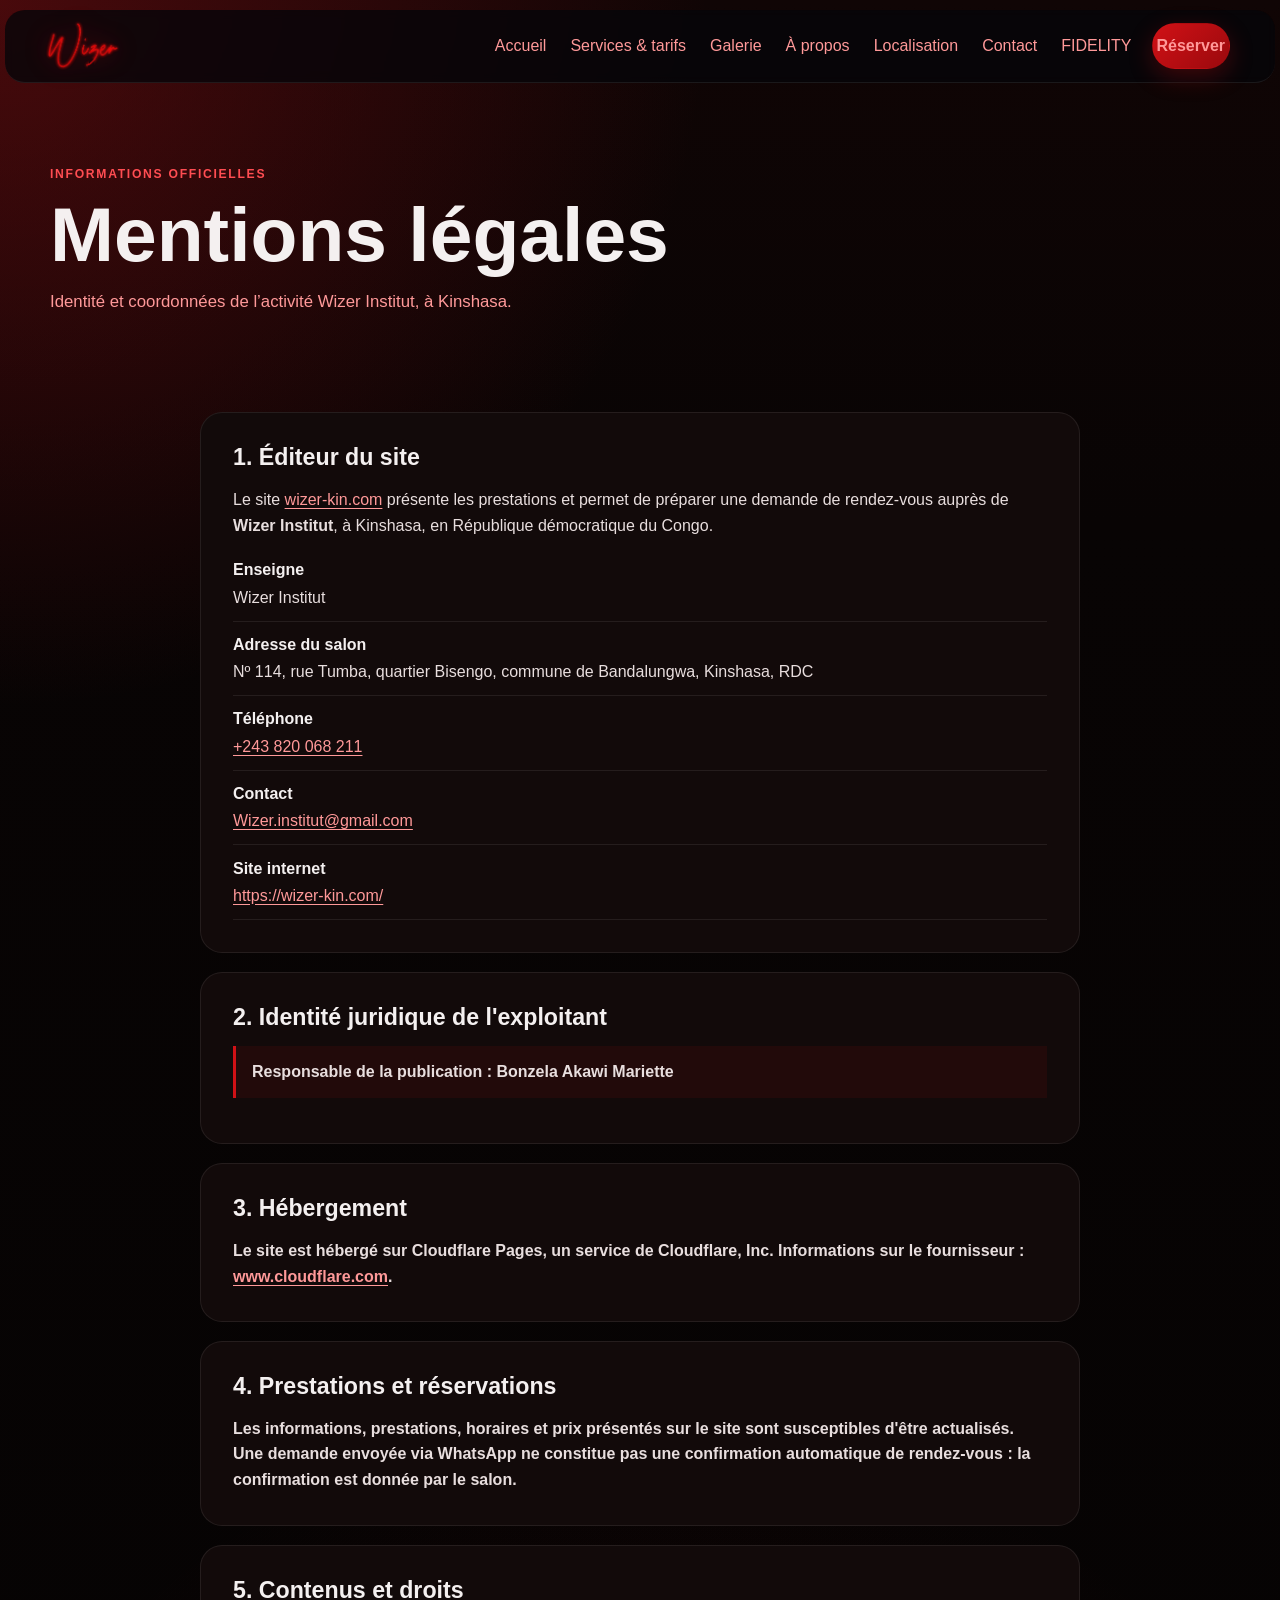
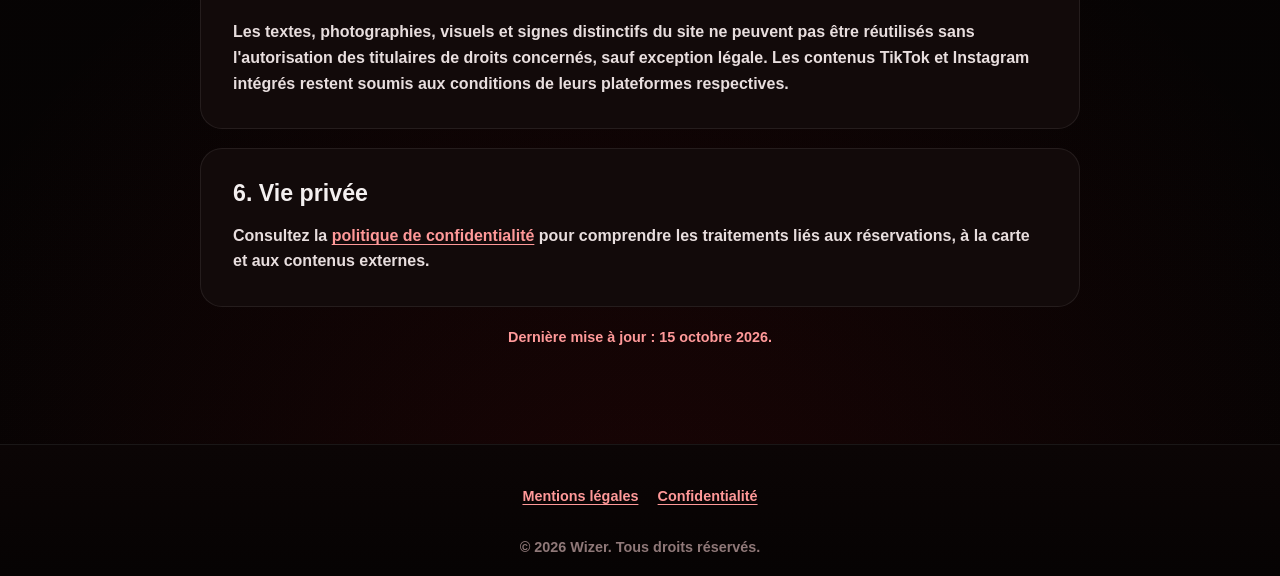
<file: mentions-legales.html>
<!DOCTYPE html>
<html lang="fr">
<head>
  <meta charset="UTF-8">
  <meta name="viewport" content="width=device-width, initial-scale=1.0">
  <meta name="description" content="Informations légales et coordonnées du salon Wizer Institut à Kinshasa.">
  <title>Mentions légales | Wizer Institut</title>
  <link rel="canonical" href="https://wizer-kin.com/mentions-legales.html">
  <link rel="icon" href="assets/logo/wizer.webp" type="image/webp">
  <link rel="stylesheet" href="css/style.css">
  <link rel="stylesheet" href="css/responsive.css">
  <link rel="stylesheet" href="css/animations.css">
  <link rel="stylesheet" href="css/legal.css">
</head>
<body>

<header class="site-header">
  <div class="container nav-wrap">
    <a class="brand" href="index.html" aria-label="Wizer, accueil"><img src="assets/logo/wizer.webp" class="w-60" alt="Logo Wizer"></a>
    <button class="menu-toggle" type="button" aria-label="Ouvrir le menu" aria-expanded="false" aria-controls="main-menu">
      <span class="bar" aria-hidden="true"></span><span class="bar" aria-hidden="true"></span><span class="bar" aria-hidden="true"></span>
    </button>
    <nav id="main-menu" class="main-menu" aria-label="Navigation principale">
      <a href="index.html">Accueil</a>
      <a href="services.html">Services & tarifs</a>
      <a href="galerie.html">Galerie</a>
      <a href="about.html">À propos</a>
      <a href="localisation.html">Localisation</a>
      <a href="contact.html">Contact</a>
      <a href="fidelity-files/fidelity.html">FIDELITY</a>
      <a class="button button-bounce button-small" href="reservation.html">Réserver</a>
    </nav>
  </div>
</header>

<main>
  <section class="page-hero section">
    <div class="container">
      <p class="eyebrow">Informations officielles</p><h1>Mentions légales</h1><p class="lead">Identité et coordonnées de l’activité Wizer Institut, à Kinshasa.</p>
    </div>
  </section>
  <section class="section legal-section">
    <div class="container legal-content">

      <section class="legal-card">
        <h2>1. Éditeur du site</h2>
        <p>Le site <a href="https://wizer-kin.com/">wizer-kin.com</a> présente les prestations et permet de préparer une demande de rendez-vous auprès de <strong>Wizer Institut</strong>, à Kinshasa, en République démocratique du Congo.</p>
        <dl class="legal-facts">
          <div><dt>Enseigne</dt><dd>Wizer Institut</dd></div>
          <div><dt>Adresse du salon</dt><dd>Nº 114, rue Tumba, quartier Bisengo, commune de Bandalungwa, Kinshasa, RDC</dd></div>
          <div><dt>Téléphone</dt><dd><a href="tel:+243820068211">+243 820 068 211</a></dd></div>
          <div><dt>Contact</dt><dd><a href="mailto:Wizer.institut@gmail.com">Wizer.institut@gmail.com</a></dd></div>
          <div><dt>Site internet</dt><dd><a href="https://wizer-kin.com/">https://wizer-kin.com/</a></dd></div>
        </dl>
      </section>
      <section class="legal-card">
        <h2>2. Identité juridique de l'exploitant</h2>
        <p class="legal-pending"><strong>Responsable de la publication : <strong>Bonzela Akawi Mariette</strong></p>
      </section>
      <section class="legal-card">
        <h2>3. Hébergement</h2>
        <p>Le site est hébergé sur <strong>Cloudflare Pages</strong>, un service de Cloudflare, Inc. Informations sur le fournisseur : <a href="https://www.cloudflare.com/" target="_blank" rel="noopener noreferrer">www.cloudflare.com</a>.</p>
      </section>
      <section class="legal-card">
        <h2>4. Prestations et réservations</h2>
        <p>Les informations, prestations, horaires et prix présentés sur le site sont susceptibles d'être actualisés. Une demande envoyée via WhatsApp <strong>ne constitue pas une confirmation automatique</strong> de rendez-vous : la confirmation est donnée par le salon.</p>
      </section>
      <section class="legal-card">
        <h2>5. Contenus et droits</h2>
        <p>Les textes, photographies, visuels et signes distinctifs du site ne peuvent pas être réutilisés sans l'autorisation des titulaires de droits concernés, sauf exception légale. Les contenus TikTok et Instagram intégrés restent soumis aux conditions de leurs plateformes respectives.</p>
      </section>
      <section class="legal-card">
        <h2>6. Vie privée</h2>
        <p>Consultez la <a href="confidentialite.html">politique de confidentialité</a> pour comprendre les traitements liés aux réservations, à la carte et aux contenus externes.</p>
      </section>
      <p class="legal-updated">Dernière mise à jour : 15 octobre 2026.</p>
    </div>
  </section>
</main>
<footer class="site-footer">
  <nav class="footer-legal" aria-label="Informations légales">
    <a href="mentions-legales.html">Mentions légales</a>
    <a href="confidentialite.html">Confidentialité</a>
  </nav>
  <p class="copyright">© <span data-year></span> Wizer. Tous droits réservés.</p>
</footer>
<script src="js/main.js"></script>
</body>
</html>
</file>
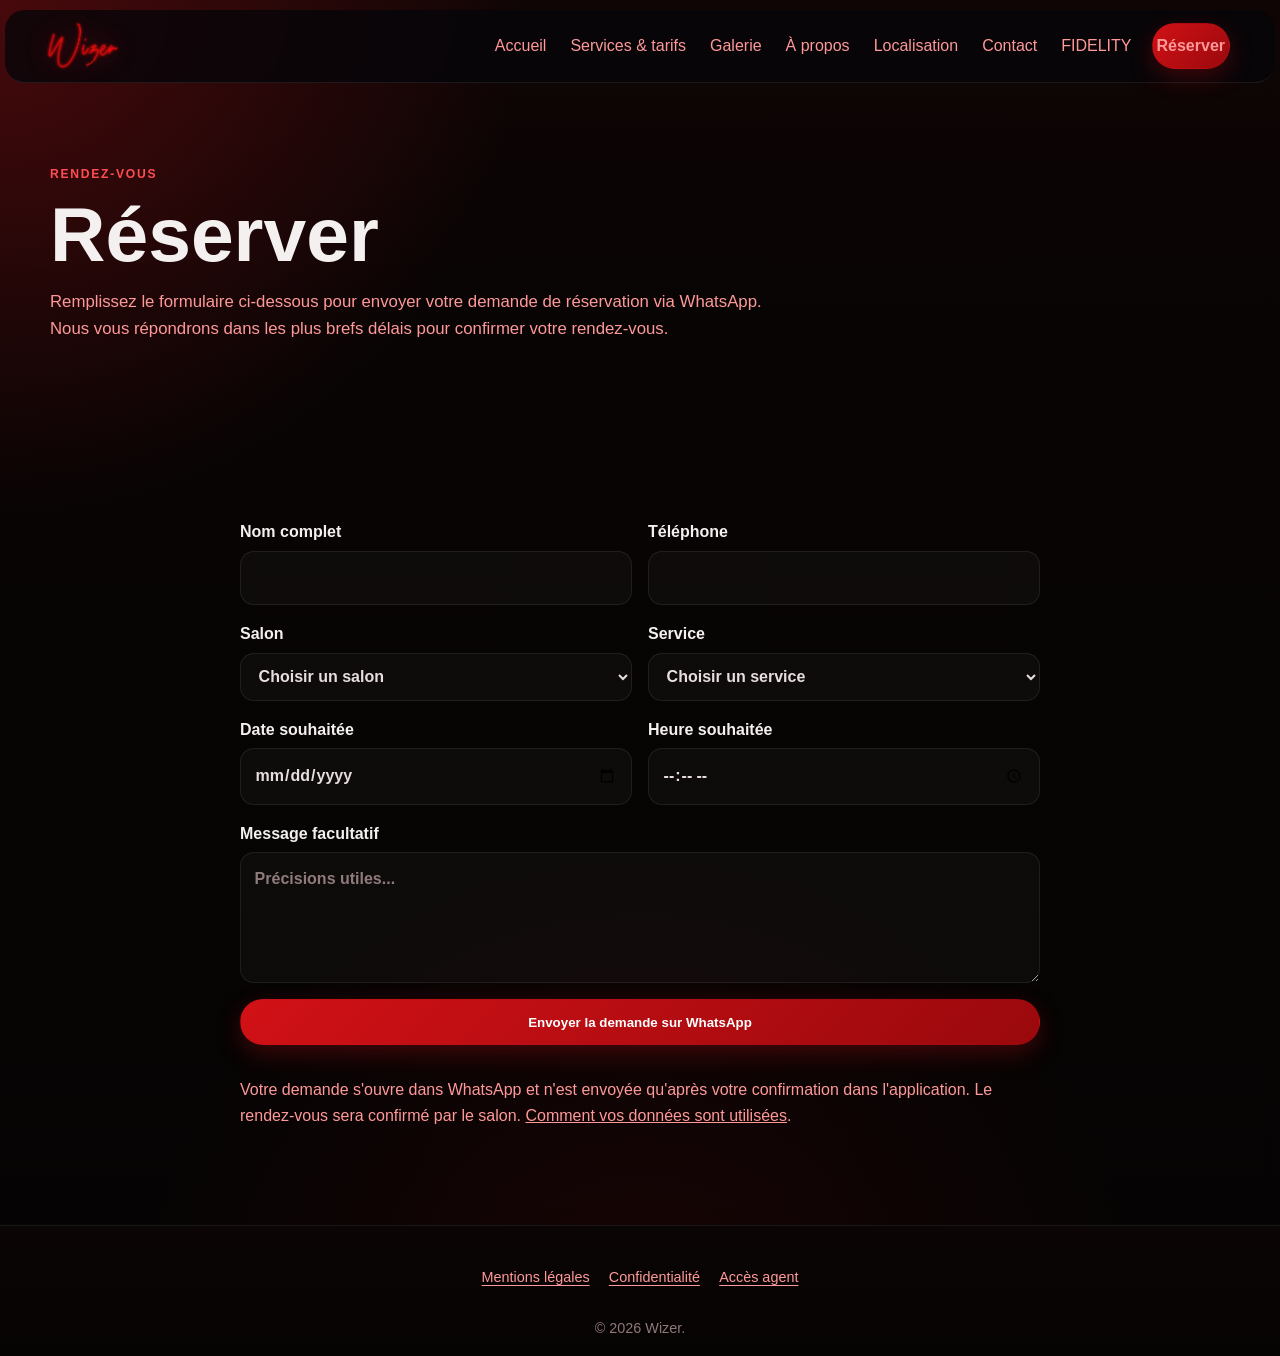
<file: reservation.html>
<!DOCTYPE html>
<html lang="fr">
    <head>
        <meta charset="UTF-8">
        <meta name="viewport" content="width=device-width, initial-scale=1.0">
        <meta name="description" content="Préparez votre demande de rendez-vous chez Wizer Institut à Kinshasa et envoyez-la au salon par WhatsApp.">
        <title>Réserver | Wizer</title>
        <link rel="icon" href="assets/logo/wizer.webp" type="image/webp">
        <link rel="stylesheet" href="css/style.css">
        <link rel="stylesheet" href="css/responsive.css">
        <link rel="stylesheet" href="css/animations.css">
    </head>
    <body>
        <header class="site-header">
            <div class="container nav-wrap">
                <a class="brand" href="index.html">
                    <img src="assets/logo/wizer.webp" class="w-60" alt="Logo">
                </a>
                <button class="menu-toggle" type="button" aria-label="Ouvrir le menu" aria-expanded="false" aria-controls="main-menu">
                    <span class="bar" aria-hidden="true"></span>
                    <span class="bar" aria-hidden="true"></span>
                    <span class="bar" aria-hidden="true"></span>
                </button>
                <nav id="main-menu" class="main-menu">
                    <a href="index.html">Accueil</a>
                    <a href="services.html">Services & tarifs</a>
                    <a href="galerie.html">Galerie</a>
                    <a href="about.html">À propos</a>
                    <a href="localisation.html">Localisation</a>
                    <a href="contact.html">Contact</a>

                    <a href="fidelity-files/fidelity.html">FIDELITY</a>
                    <a class="button button-bounce button-small" href="reservation.html">Réserver</a>
                </nav>
            </div>
        </header>
        <main>
            <section class="page-hero section">
                <div class="container">
                    <p class="eyebrow">Rendez-vous</p>
                    <h1>Réserver</h1>
                    <p class="lead">Remplissez le formulaire ci-dessous pour envoyer votre demande de réservation via WhatsApp. Nous vous répondrons dans les plus brefs délais pour confirmer votre rendez-vous.</p>
                </div>
            </section>
            <section class="section">
                <div class="container form-wrap">
                    <form id="booking-form" class="booking-form">
                        <label>Nom complet<input type="text" name="name" required></label>
                        <label>Téléphone<input type="tel" name="phone" required></label>
                        <label>Salon<select name="salon" id="booking-salon" required></select></label>
                        <label>Service<select name="service" id="booking-service" required></select></label>
                        <label>Date souhaitée<input type="date" name="date" required></label>
                        <label>Heure souhaitée<input type="time" name="time" required></label>
                        <label class="full-width">Message facultatif<textarea name="message" rows="4" placeholder="Précisions utiles..."></textarea>
                        </label>
                        <button class="button full-width" type="submit">Envoyer la demande sur WhatsApp</button>
                        <p class="form-note full-width">Votre demande s'ouvre dans WhatsApp et n'est envoyée qu'après votre confirmation dans l'application. Le rendez-vous sera confirmé par le salon. <a href="confidentialite.html" style="text-decoration: underline;">Comment vos données sont utilisées</a>.</p>
                    </form>
                </div>
            </section>
        </main>
        <footer class="site-footer">
        <nav class="footer-legal" aria-label="Informations légales">
          <a href="mentions-legales.html">Mentions légales</a>
          <a href="confidentialite.html">Confidentialité</a>
          <a href="fidelity-files/agent.html">Accès agent</a>
        </nav>

            <p class="copyright">© <span data-year></span> Wizer.</p>
        
        </footer>
        <script src="data/contact.js"></script>
        <script src="data/salons.js"></script>
        <script src="data/services.js"></script>
        <script src="js/salon-utils.js"></script>
        <script src="js/main.js"></script>
        <script src="js/reservation.js"></script>
    </body>
</html>
</file>
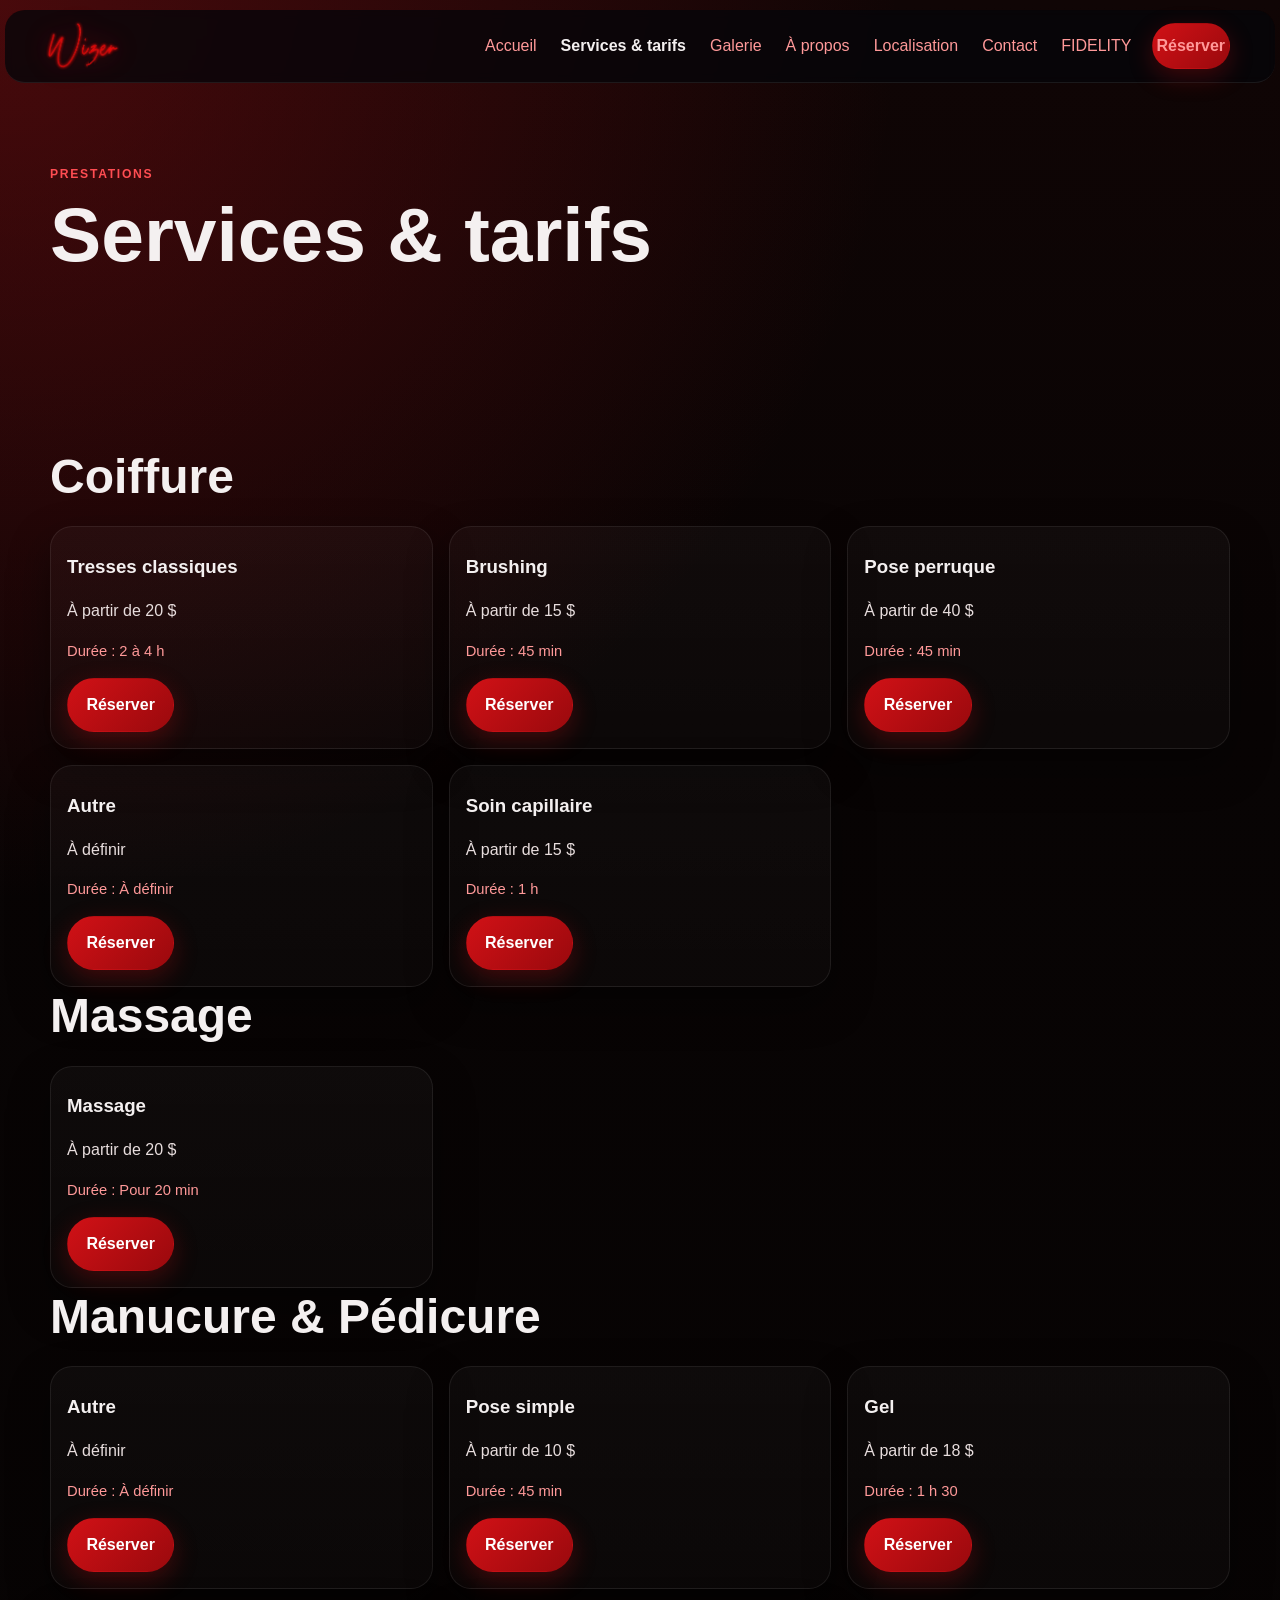
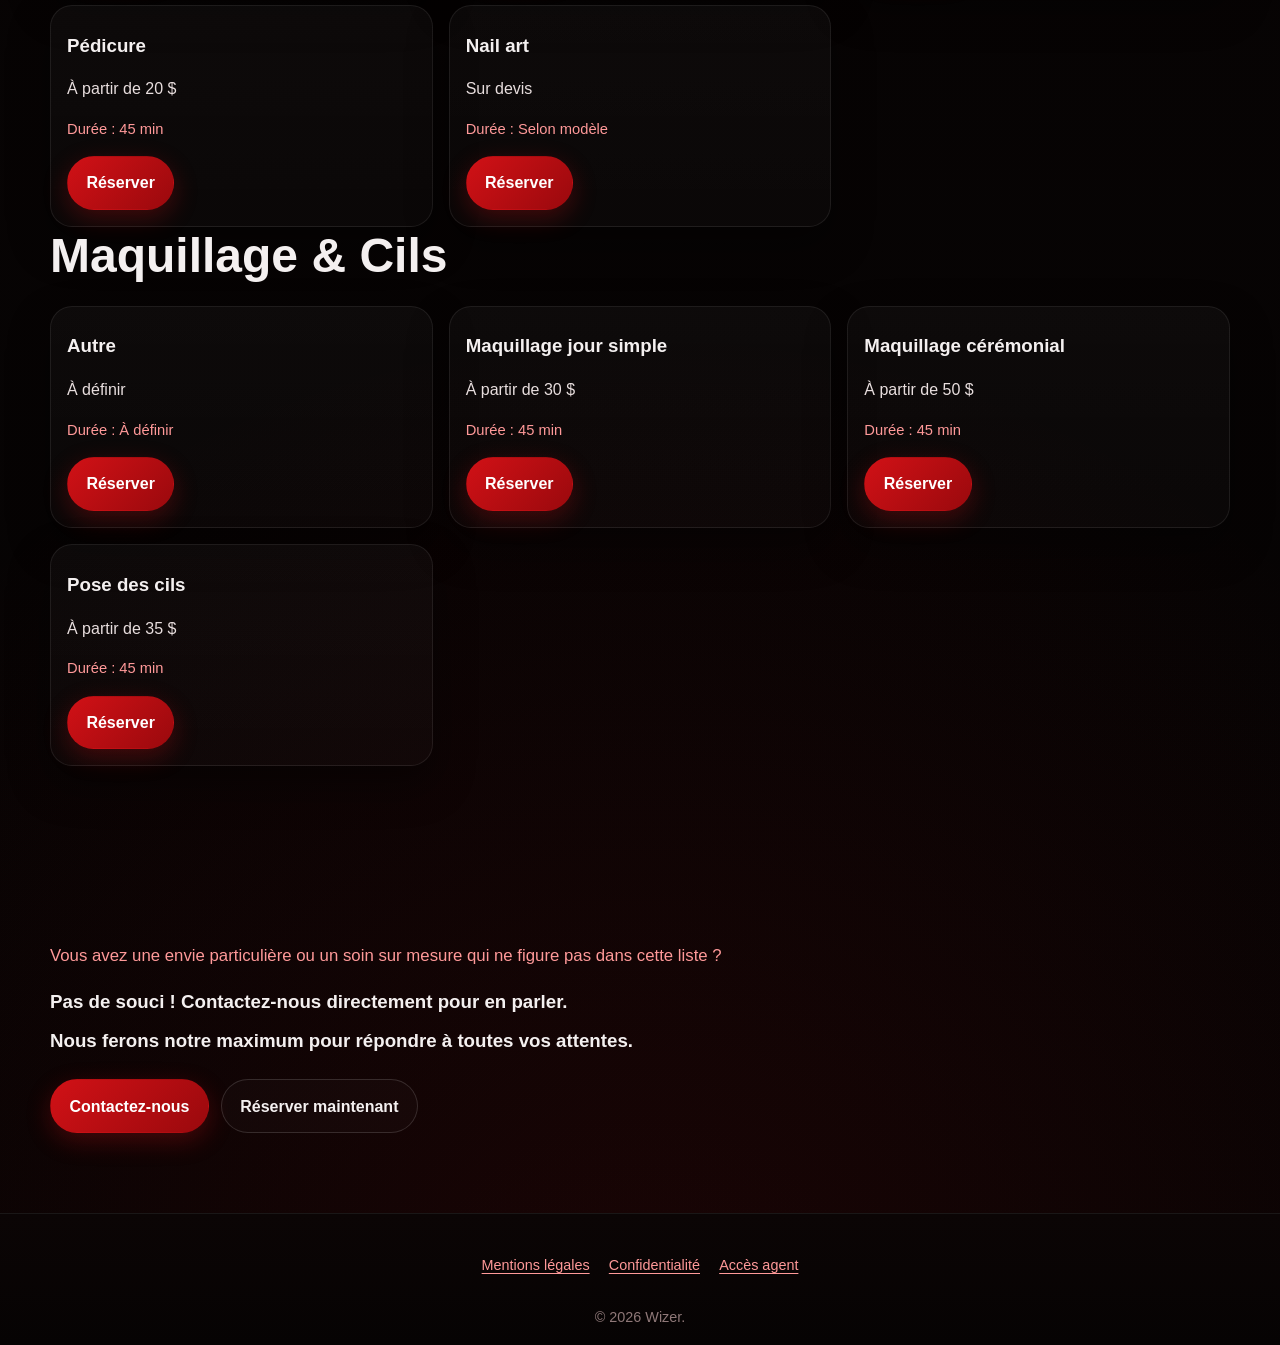
<file: services.html>
<!DOCTYPE html>
<html lang="fr">
    <head>
        <meta charset="UTF-8"><meta name="viewport" content="width=device-width, initial-scale=1.0">
        <meta name="description" content="Consultez les prestations et tarifs Wizer Institut : coiffure, tresses, manucure, pédicure et soins à Kinshasa.">
        <title>Services & tarifs | Wizer</title>
        <link rel="icon" href="assets/logo/wizer.webp" type="image/webp">
        <link rel="stylesheet" href="css/style.css"><link rel="stylesheet" href="css/responsive.css">
        <link rel="stylesheet" href="css/animations.css">
    </head>
    <body>
        <header class="site-header">
            <div class="container nav-wrap">
                <a class="brand" href="index.html">
                    <img src="assets/logo/wizer.webp" class="w-60" alt="Logo Wizer">
                </a>
                <button class="menu-toggle" type="button" aria-label="Ouvrir le menu" aria-expanded="false" aria-controls="main-menu">
                    <span class="bar" aria-hidden="true"></span>
                    <span class="bar" aria-hidden="true"></span>
                    <span class="bar" aria-hidden="true"></span>
                </button>
                <nav id="main-menu" class="main-menu">
                    <a href="index.html">Accueil</a>
                    <a class="active" href="services.html">Services & tarifs</a>
                    <a href="galerie.html">Galerie</a>
                    <a href="about.html">À propos</a>
                    <a href="localisation.html">Localisation</a>
                    <a href="contact.html">Contact</a>
                    <a href="fidelity-files/fidelity.html">FIDELITY</a>

                    <a class="button button-bounce button-small" href="reservation.html">Réserver</a>
                </nav>
            </div>
        </header>
        <main>
            <section class="page-hero section">
                <div class="container">
                    <p class="eyebrow">Prestations</p>
                    <h1>Services & tarifs</h1>
                </div>
            </section>
            <section class="section">
                <div class="container" id="services-list"></div>
            </section>
            <section class="hero section">
                <div class="container">
                    <div class="reveal">
                        <p class="lead">Vous avez une envie particulière ou un soin sur mesure qui ne figure pas dans cette liste ?</p>
                        <h3>Pas de souci ! Contactez-nous directement pour en parler.</h3>
                        <h3>Nous ferons notre maximum pour répondre à toutes vos attentes.</h3>
                        <div class="actions">
                            <a class="button" href="contact.html">Contactez-nous</a>
                            <a class="button button-outline" href="reservation.html">Réserver maintenant</a>
                        </div>
                    </div>
                </div>
            </section>
        </main>
        <footer class="site-footer">
        <nav class="footer-legal" aria-label="Informations légales">
          <a href="mentions-legales.html">Mentions légales</a>
          <a href="confidentialite.html">Confidentialité</a>
          <a href="fidelity-files/agent.html">Accès agent</a>
        </nav>

            <p class="copyright">©
                <span data-year></span> Wizer.
            </p>
        
        </footer>
        <script src="data/services.js"></script>
        <script src="js/main.js"></script>
        <script src="js/services.js"></script>
    </body>
</html>
</file>
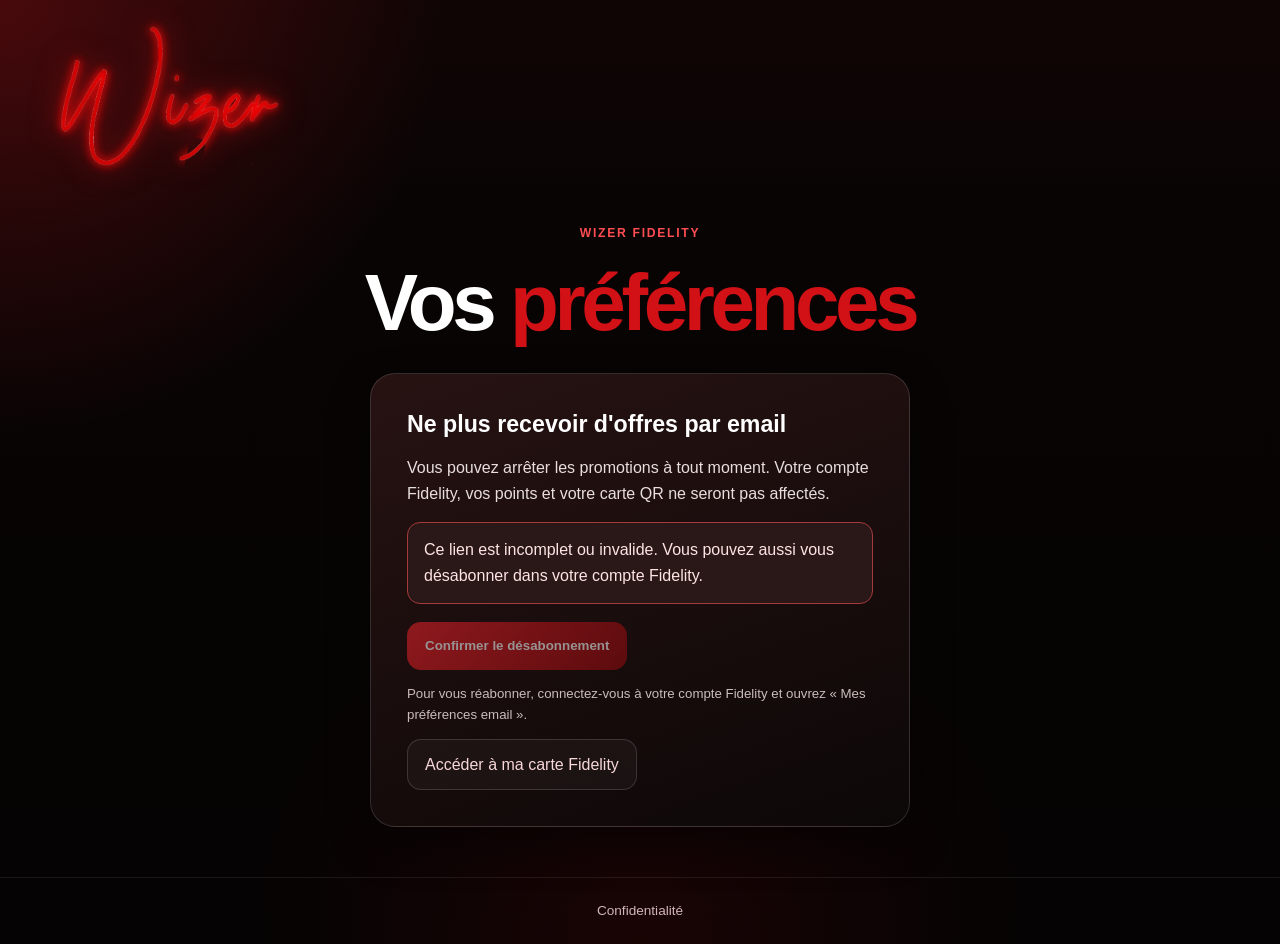
<file: fidelity-files/desabonnement.html>
<!doctype html>
<html lang="fr">
    <head>
        <meta charset="utf-8">
        <meta name="viewport" content="width=device-width,initial-scale=1">
        <meta name="robots" content="noindex,nofollow,noarchive">
        <meta name="referrer" content="no-referrer">
        <title>Se désabonner | Wizer Institut</title>
        <link rel="icon" href="../assets/icons/logo-wizer-neon-icon-w.webp" type="image/webp">
        <link rel="stylesheet" href="../css/style.css">
        <link rel="stylesheet" href="fidelity.css">
        <script src="desabonnement.js" defer></script>
    </head>
    <body class="fid-body">
        <header class="fid-header">
            <a href="../index.html">
                <img class="fid-logo" src="../assets/logo/wizer.webp" alt="Wizer Institut">
            </a>
        </header>

        <main class="fid-wrap fid-wrap-narrow"><div class="fid-intro"><p class="eyebrow">WIZER FIDELITY</p><h1>Vos <span>préférences</span></h1></div>
        <section class="fid-card">
            <h2>Ne plus recevoir d'offres par email</h2>
            <p>Vous pouvez arrêter les promotions à tout moment. Votre compte Fidelity, vos points et votre carte QR ne seront pas affectés.</p>
        <div id="unsubscribe-message" class="fid-msg" role="status" aria-live="polite" hidden></div>
        <button id="unsubscribe-confirm" class="fid-primary" type="button">Confirmer le désabonnement</button>
        <p class="fid-help">Pour vous réabonner, connectez-vous à votre compte Fidelity et ouvrez « Mes préférences email ».</p>
        <a class="fid-outline" href="fidelity.html">Accéder à ma carte Fidelity</a></section></main>
        <footer class="fid-footer">
            <a href="../confidentialite.html">Confidentialité</a>
        </footer>

    </body>
</html>
</file>
<file: css/style.css>
:root {
  --bg: #090505; /* Teinte sombre neutre/rougeâtre */
  --bg-2: #140a0a;
  --surface: #120a0a;
  --surface-2: #1c0f0f;
  --soft: #180d0d;
  --soft-2: #221111;
  --text: #f4f0f0;
  --text-soft: #e8dede;
  --muted: #ff9999; /* Rouge pastel pour le texte secondaire */
  --accent: #d11116; /* Rouge Wizer vif et design */
  --accent-2: #9a090d; /* Rouge bordeaux profond */
  --accent-glow: rgba(209, 17, 22, 0.28);
  --line: rgba(255, 255, 255, 0.08);
  --line-strong: rgba(255, 255, 255, 0.14);
  --success: #6de7a3;
  --danger: #ff4d4d;
  --radius: 22px;
  --shadow: 0 18px 42px rgba(0, 0, 0, 0.42);
}

* { box-sizing: border-box; }
html { scroll-behavior: smooth; }
body {
  margin: 0;
  background:
    radial-gradient(circle at top left, rgba(141, 15, 20, 0.45), transparent 28%),
    radial-gradient(circle at bottom center, rgba(209, 17, 22, 0.10), transparent 34%),
    linear-gradient(180deg, #100505 0%, #080404 24%, #050303 100%);
  color: var(--text-soft);
  font-family: Arial, Helvetica, sans-serif;
  line-height: 1.6;
}

img { display: block; max-width: 100%; }

/* BOÎTE À OUTILS DE CLASSES POUR ADAPTER les IMAGES*/
.w-100 { max-width: 100% !important; width: 100%; }
.w-90  { max-width: 90%  !important; width: 90%;  margin-inline: auto; }
.w-80  { max-width: 80%  !important; width: 80%;  margin-inline: auto; }
.w-70  { max-width: 70%  !important; width: 70%;  margin-inline: auto; }
.w-60  { max-width: 60%  !important; width: 60%;  margin-inline: auto; }
.w-50  { max-width: 50%  !important; width: 50%;  margin-inline: auto; }

a { text-decoration: none; color: inherit; }

.container { width: min(100% - 2rem, 1180px);
  margin-inline: auto; }

  .section { padding: 4rem 0; }

.section-soft { background: linear-gradient(180deg, rgba(255,255,255,.015), rgba(255,255,255,.01)); }

.section-dark { background: linear-gradient(135deg, rgba(209,17,22,.12), rgba(104,8,11,.05));
  color: var(--text); }

.site-header {
  position: sticky;
  top: 10px;
  left: 5px;
  right: 5px;
  width: calc(100% - 10px);
  z-index: 1000;
  background: hsla(240, 23%, 3%, 0.78);
  border-bottom: 1px solid var(--line);
  backdrop-filter: blur(5px);
  border-radius: 20px;
}

.nav-wrap {
  min-height: 72px;
  display: flex;
  align-items: center;
  justify-content: space-between;
  gap: 1rem;
}

.brand {
  display: flex;
  align-items: center;
  gap: .65rem;
  font-weight: 800;
  color: var(--text);
}

.brand img {
  transform: translateX(-30px);
  width: 125px;
  max-width: 100%;
  height: auto;
  filter: drop-shadow(0 0 12px rgba(209, 17, 22, 0.35)); /* Ombre rouge */
}


.menu-toggle {
  border: 1px solid var(--line);
  background: rgba(255, 255, 255, 0.03);
  color: var(--text);
  width: 44px;
  height: 44px;
  border-radius: 14px;
  font-size: 1.35rem;
  cursor: pointer;
  position: relative;
  padding: 0;
}

.menu-toggle .bar {
  position: absolute;
  top: 50%;
  left: 50%;
  width: 20px;
  height: 2px;
  border-radius: 2px;
  background: var(--text);
  transform: translate(-50%, calc(-50% + var(--ty, 0px)));
  transition: transform .28s ease, opacity .2s ease, background-color .28s ease;
}

.menu-toggle .bar:nth-child(1) { --ty: -7px; }
.menu-toggle .bar:nth-child(2) { --ty: 0px; }
.menu-toggle .bar:nth-child(3) { --ty: 7px; }

.menu-toggle.active .bar { background: var(--accent); }
.menu-toggle.active .bar:nth-child(1) { transform: translate(-50%, -50%) rotate(45deg); }
.menu-toggle.active .bar:nth-child(2) { opacity: 0; }
.menu-toggle.active .bar:nth-child(3) { transform: translate(-50%, -50%) rotate(-45deg); }

.main-menu {
  display: none;
  position: absolute;
  top: 100px;
  left: 10px;
  right: 10px;
  background: hsla(0, 23%, 5%, 0.925);
  padding: 1rem;
  border-bottom: 1px solid var(--line);
  box-shadow: var(--shadow);
  border-radius: 20px;
}

.main-menu.open { display: flex;
  flex-direction: column;
  gap: .8rem; }

/* L'animation d'entrée du menu : déclenchée à l'ouverture (.open) sur mobile/tablette (<980px), une seule fois.
   Limitée à ce breakpoint pour ne jamais se rejouer sur le menu desktop, qui reste affiché en permanence
   et n'est pas piloté par .open (voir responsive.css, @media (min-width:980px)). */
@media (max-width: 979.98px) {
  .main-menu.open {
    animation: slide-in-elliptic-bottom-fwd .7s cubic-bezier(.25, .46, .45, .94) both;
  }
}

.main-menu a { padding: .55rem .25rem;
  color: var(--muted); }

.main-menu .active { color: var(--text);
  font-weight: 700; }

.button {
  display: inline-flex;
  align-items: center;
  justify-content: center;
  min-height: 46px;
  padding: .82rem 1.15rem;
  border: 1px solid transparent;
  border-radius: 999px;
  background: linear-gradient(135deg, var(--accent), var(--accent-2));
  color: #fff;
  font-weight: 700;
  cursor: pointer;
  transition: transform .2s ease, filter .2s ease, box-shadow .2s ease;
  box-shadow: 0 8px 25px var(--accent-glow);
}
/* Cette classe ne fait plus l'animation par défaut */
.button-bounce {
  display: inline-flex !important;
  position: relative !important;
}

/* L'animation se déclenche UNIQUEMENT quand le menu ajoute cette classe */
.main-menu.open .button-bounce {
  animation: bounce-top 1s ease-in-out both !important; /* Joué 1 seule fois (pas de infinite) */
}


.button:hover {
  transform: translateY(-2px);
  filter: saturate(1.1);
  box-shadow: 0 12px 30px rgba(209, 17, 22, 0.34);
}

.button-outline {
  background: rgba(255, 255, 255, 0.02);
  color: var(--text);
  border-color: var(--line-strong);
  box-shadow: none;
}
.button-outline:hover { background: rgba(255, 255, 255, 0.04); }

.button-light {
  background: var(--text);
  border-color: var(--text);
  color: #180d0d;
  box-shadow: none;
}
.button-small { min-height: 40px; padding: .55rem .95rem; }

.button-dark {
  background: var(--text);
  border-color: var(--text);
  color: #ff4d4d; /* Rouge clair pour bouton sombre */
  box-shadow: none;
}

.hero-grid, .two-cols, .location-layout, .split-callout { display: grid; gap: 1.5rem; align-items: center; }
.hero { padding-top: 3.2rem; }
.hero h1, .page-hero h1 {
  font-size: clamp(2.5rem, 10vw, 5.4rem);
  line-height: .98;
  margin: .4rem 0 1rem;
  color: var(--text);
}
.page-hero h1 { font-size: clamp(2.4rem, 8vw, 4.8rem); }
h2 {
  font-size: clamp(1.8rem, 5vw, 3rem);
  line-height: 1.1;
  margin: .2rem 0 1rem;
  color: var(--text);
}
h3 { margin: .55rem 0 .3rem; color: var(--text); }

.eyebrow {
  text-transform: uppercase;
  letter-spacing: .14em;
  font-size: .76rem;
  color: #ff4d52; /* Rouge corail vif */
  font-weight: 800;
}

.lead { max-width: 720px; color: var(--muted); font-size: 1.05rem; }
.actions { display: flex; flex-wrap: wrap; gap: .75rem; margin-top: 1.5rem; }
.hero-visual img, .rounded-image { border-radius: var(--radius); box-shadow: var(--shadow); border: 1px solid var(--line); }
.cards-grid { display: grid; gap: 1rem; }

.card {
  background: linear-gradient(180deg, rgba(255,255,255,.03), rgba(255,255,255,.02));
  border: 1px solid var(--line);
  border-radius: var(--radius);
  padding: 1rem;
  box-shadow: var(--shadow);
}

.service-card img {
  aspect-ratio: 16/10;
  width: 100%;
  object-fit: cover;
  border-radius: 16px;
  border: 1px solid var(--line);
}

.section-heading { margin-bottom: 1.4rem; }
.split-heading, .split-callout { gap: 1rem; }
.centered { text-align: center; margin-top: 1.4rem; }
.text-link { color: #ff4d52; font-weight: 1000; }

.gallery-preview, .gallery-grid {
  display: grid;
  grid-template-columns: repeat(2, 1fr);
  gap: .75rem;
}
.gallery-preview img, .gallery-grid img {
  width: 100%;
  aspect-ratio: 1/1;
  object-fit: cover;
  border-radius: 16px;
  border: 1px solid var(--line);
  background: var(--surface);
}

.filter-bar { display: flex; flex-wrap: wrap; gap: .55rem; margin-bottom: 1.2rem; }
.filter-button {
  padding: .6rem .9rem;
  border: 1px solid var(--line);
  border-radius: 999px;
  background: rgba(255, 255, 255, 0.03);
  color: var(--muted);
  cursor: pointer;
}
.filter-button.active {
  background: linear-gradient(135deg, var(--accent), var(--accent-2));
  color: #fff;
  border-color: transparent;
}

.social-grid { display: grid; gap: 1rem; }
.social-card {
  background: linear-gradient(180deg, rgba(255,255,255,.03), rgba(255,255,255,.02));
  border: 1px solid var(--line);
  padding: 1rem;
  border-radius: var(--radius);
  overflow: hidden;
  box-shadow: var(--shadow);
}
.social-card iframe { width: 100%; min-height: 580px; border: 0; border-radius: 14px; }
.embed-placeholder {
  min-height: 220px; display: grid; place-items: center;
  text-align: center; padding: 1.2rem;
  background: rgba(255, 255, 255, 0.025);
  border-radius: 16px; color: var(--muted);
  border: 1px dashed var(--line-strong);
}

.map { height: 420px; border-radius: var(--radius); overflow: hidden; border: 1px solid var(--line); box-shadow: var(--shadow); }
.salons-list { display: grid; gap: .8rem; }
.salon-card {
  background: linear-gradient(180deg, rgba(255,255,255,.03), rgba(255,255,255,.02));
  border: 1px solid var(--line); border-radius: 18px; padding: 1rem; box-shadow: var(--shadow);
}
.salon-card.closest {
  outline: 2px solid rgba(209, 17, 22, 0.55);
  box-shadow: 0 0 0 3px rgba(209, 17, 22, 0.10), var(--shadow);
}
.salon-meta { font-size: .92rem; color: var(--muted); }
.open { color: var(--success); font-weight: 800; }
.closed { color: var(--danger); font-weight: 800; }
.status-message { min-height: 1.4rem; color: var(--muted); }
.map-tile-status { margin-top: .6rem; font-size: .9rem; }

.form-wrap { max-width: 800px; }
.booking-form { display: grid; gap: 1rem; }
.booking-form label { display: grid; gap: .35rem; font-weight: 700; color: var(--text); }
.booking-form input, .booking-form select, .booking-form textarea {
  width: 100%; padding: .85rem; border: 1px solid var(--line); border-radius: 14px;
  background: rgba(255, 255, 255, 0.03); color: var(--text-soft); font: inherit;
}
.booking-form input::placeholder, .booking-form textarea::placeholder { color: #907b7b; }
.form-note { color: var(--muted); }

code { background: rgba(255, 255, 255, 0.06); padding: .15rem .3rem; border-radius: 5px; color: #ffd7d7; }

.site-footer {
  background: linear-gradient(180deg, #0b0505, #060303);
  color: var(--text); padding: 2rem 0 1rem; border-top: 1px solid var(--line);
}
.footer-grid { display: grid; gap: 1.2rem; }
.footer-grid a { display: block; color: var(--muted); }
.copyright { text-align: center; color: #8f7878; font-size: .9rem; margin: 1.3rem 0 0; }

.gallery-modal__counter { display: none !important; }

/* ------------------------------
Galerie focus / carousel
------------------------------ */
body.modal-open { overflow: hidden; }
.gallery-tile {
  display: block; width: 100%; padding: 0; border: 0; border-radius: 16px;
  background: transparent; cursor: pointer; overflow: hidden;
}
.gallery-tile img { transition: transform .25s ease, filter .25s ease; }
.gallery-tile:hover img { transform: scale(1.04); filter: saturate(1.15); }

.gallery-modal {
  position: fixed; inset: 0; z-index: 5000; display: grid; place-items: center;
  padding: 1rem; opacity: 0; pointer-events: none; transition: opacity .22s ease;
}
.gallery-modal.is-open { opacity: 1; pointer-events: auto; }
.gallery-modal__backdrop {
  position: absolute; inset: 0; background: rgba(4, 2, 2, 0.74); backdrop-filter: blur(18px);
}
.gallery-modal__shell {
  position: relative; width: min(100%, 1120px); min-height: min(80vh, 760px); display: grid; align-items: center;
}
.gallery-modal__stage {
  position: relative; display: grid; grid-template-columns: .55fr minmax(240px, .95fr) .55fr;
  align-items: center; gap: 1rem;
}
.gallery-modal__center, .gallery-modal__side {
  margin: 0; border: 1px solid rgba(255, 255, 255, 0.12); background: rgba(255, 255, 255, 0.04);
  box-shadow: 0 24px 80px rgba(0, 0, 0, 0.55), 0 0 44px rgba(209, 17, 22, 0.13); overflow: hidden;
}
.gallery-modal__center { z-index: 2; border-radius: 28px; cursor: pointer; transform: scale(1.02); }
.gallery-modal__center img { width: 100%; max-height: 68vh; object-fit: contain; background: #090505; }
.gallery-modal__center figcaption {
  display: flex; align-items: center; justify-content: space-between; gap: 1rem;
  padding: .9rem 1rem; color: var(--text); background: rgba(13, 7, 7, 0.96);
}
.gallery-modal__center figcaption span { color: var(--muted); font-size: .9rem; }
.gallery-modal__side {
  min-height: 42vh; border-radius: 22px; opacity: .55;
  filter: blur(.2px) saturate(.85); transform: scale(.86); cursor: pointer;
}
.gallery-modal__side img { width: 100%; height: 42vh; object-fit: cover; }
.gallery-modal__side--prev { transform: translateX(18%) scale(.84); }
.gallery-modal__side--next { transform: translateX(-18%) scale(.84); }

.gallery-modal__close {
  position: absolute; top: -.4rem; right: .1rem; z-index: 5;
  width: 46px; height: 46px; border-radius: 50%; border: 1px solid rgba(255, 255, 255, 0.16);
  background: rgba(255, 255, 255, 0.05); color: rgba(244, 240, 240, 0.82);
  font-size: 2rem; line-height: 1; cursor: pointer; backdrop-filter: blur(12px);
}
.gallery-modal__nav {
  position: absolute; top: 50%; z-index: 4; translate: 0 -50%;
  width: 46px; height: 46px; border-radius: 50%; border: 1px solid rgba(255, 255, 255, 0.16);
  background: rgba(255, 255, 255, 0.06); color: var(--text);
  font-size: 2.1rem; cursor: pointer; backdrop-filter: blur(12px);
}
.gallery-modal__nav--prev { left: .4rem; }
.gallery-modal__nav--next { right: .4rem; }

.hours-details { margin-top: .6rem; color: var(--muted); }
.hours-details summary { cursor: pointer; color: #ff4d52; font-weight: 800; }
.hours-details ul { margin: .5rem 0 0; padding-left: 1.1rem; }
.contact-card .button { margin-top: .5rem; }

@media (max-width: 699px) {
  .gallery-modal__shell { min-height: auto; }
  .gallery-modal__stage { grid-template-columns: 1fr; }
  .gallery-modal__side { display: none; }
  .gallery-modal__center { transform: none; border-radius: 22px; }
  .gallery-modal__center img { max-height: 62vh; }
  .gallery-modal__center figcaption { display: block; }
  .gallery-modal__nav { top: auto; bottom: 3.8rem; translate: 0 0; }
  .gallery-modal__nav--prev { left: 1.2rem; }
  .gallery-modal__nav--next { right: 1.2rem; }
  .gallery-modal__close { top: -3.2rem; right: 0; }
}

/* =========================================================
   Galerie focus : mobile propre + ratios image préservés
========================================================= */
.gallery-viewer__image, .viewer-image, .lightbox-image, .focus-image {
  max-width: min(92vw, 980px); max-height: 82vh;
  width: auto; height: auto; object-fit: contain; aspect-ratio: auto;
}

.gallery-viewer__main, .viewer-main, .lightbox-main, .focus-main {
  display: grid; place-items: center;
}

@media (max-width: 760px) {
  .gallery-viewer__arrow, .viewer-arrow, .lightbox-arrow,
  .focus-arrow, .gallery-focus-arrow, .gallery-modal-arrow,
  .gallery-modal__nav, [data-viewer-prev], [data-viewer-next] {
      display: none !important;
  }
  .gallery-viewer__image, .viewer-image, .lightbox-image, .focus-image {
      max-width: 94vw; max-height: 78vh; width: auto; height: auto; object-fit: contain;
  }
  .gallery-viewer__close, .viewer-close, .lightbox-close, .focus-close {
      top: 1rem; right: 1rem;
  }
}

/* Override final pour le viewer réel du projet */
.gallery-modal__center img {
  width: auto; max-width: min(92vw, 980px); max-height: 82vh; height: auto;
  object-fit: contain; aspect-ratio: auto;
}
@media (max-width: 760px) {
  .gallery-modal__nav { display: none !important; }
  .gallery-modal__center img {
      max-width: 94vw; max-height: 78vh; width: auto; height: auto; object-fit: contain;
  }
}

/* =========================================================
   Carte de localisation : lisibilité et interaction
========================================================= */
.map { min-height: 420px; background: #120a0a; }
.leaflet-container { font: inherit; }
.leaflet-popup-content-wrapper, .leaflet-popup-tip { background: #171010; color: #f4f0f0; }
.leaflet-popup-content a { color: #ff4d52; font-weight: 700; }
.map-popup__nearest, .nearest-badge { color: #ff4d52; font-weight: 800; }
.nearest-badge {
  display: inline-flex; margin: 0 0 .3rem; padding: .22rem .58rem;
  border: 1px solid rgba(255, 77, 82, 0.36); border-radius: 999px;
  background: rgba(209, 17, 22, 0.10); font-size: .78rem;
}

.salon-card[data-salon-id] { cursor: pointer; }
.salon-card[data-salon-id]:focus-visible { outline: 2px solid #ff4d52; outline-offset: 3px; }

.status-message[data-status="success"] { color: #7ce7aa; }
.status-message[data-status="error"] { color: #ff6b6b; }
.status-message[data-status="loading"] { color: #ff9999; }
#locate-button:disabled { cursor: wait; opacity: .72; }

@media (max-width: 699px) {
  .map { height: min(62vh, 520px); min-height: 360px; }
}

/* =========================================================
   Sécurité Leaflet : empêche les tuiles de devenir des images
========================================================= */
#map { position: relative; overflow: hidden; }
#map .leaflet-pane, #map .leaflet-tile, #map .leaflet-marker-icon,
#map .leaflet-marker-shadow, #map .leaflet-tile-container,
#map .leaflet-pane > svg, #map .leaflet-pane > canvas, #map .leaflet-layer {
  position: absolute; left: 0; top: 0;
}
#map img.leaflet-tile {
  display: block; max-width: none !important; max-height: none !important;
  width: 256px !important; height: 256px !important; border: 0; border-radius: 0;
}
#map .leaflet-control-container { position: static; }

/* Message lorsqu'une catégorie de galerie n'a pas encore d'images */
.gallery-empty {
  grid-column: 1 / -1; margin: 0; padding: 2rem;
  border: 1px dashed var(--line-strong); border-radius: var(--radius);
  background: rgba(255, 255, 255, 0.025); color: var(--muted); text-align: center;
}
.gallery-empty strong { color: var(--text); }

/* =========================================================
   NOUVEAU STYLE : GALERIE EN ALBUMS MOSAÏQUE
========================================================= */
#gallery-grid.masonry-layout {
  display: grid;
  grid-template-columns: repeat(auto-fill, minmax(300px, 1fr));
  grid-auto-rows: 20px; gap: 1.5rem; align-items: start;
}

.album-card {
  background: linear-gradient(180deg, rgba(255,255,255,.03), rgba(255,255,255,.02));
  border: 1px solid var(--line); border-radius: var(--radius);
  box-shadow: var(--shadow); overflow: hidden;
  transition: transform 0.3s ease, border-color 0.3s ease;
  display: flex; flex-direction: column; cursor: pointer;
  grid-row-end: span 18;
}
.album-card:hover { transform: translateY(-5px); border-color: var(--muted); }

.album-card__visual {
  display: flex; gap: 2px; height: 250px; width: 100%; background: #000; overflow: hidden;
}
.album-card__visual img { flex: 1; width: 100%; height: 100%; object-fit: cover; }

.album-card__info { padding: 1.2rem; background: var(--surface-2); border-top: 1px solid var(--line); }
.album-card__info .eyebrow { display: block; margin-bottom: 0.3rem; }
.album-card__info h3 { margin: 0; font-size: 1.1rem; color: var(--text); }

.album-card.tall-composite { grid-row-end: span 22; }
.album-card.tall-composite .album-card__visual { height: 320px; }

@media (max-width: 699px) {
  #gallery-grid.masonry-layout { grid-template-columns: 1fr; grid-auto-rows: auto; }
  .album-card { grid-row-end: auto !important; }
  .album-card__visual { height: 280px; }
}

button,
a {
    -webkit-tap-highlight-color: transparent;
}


button:focus,
a:focus {
    outline: none;
}


button:focus-visible,
a:focus-visible {
    outline: 2px solid var(--accent);
    outline-offset: 3px;
}


img {
    user-select: none;
    -webkit-user-select: none;
    -webkit-user-drag: none;
}
/* Liens accessibles aux informations légales sur toutes les pages. */
.footer-legal { display: flex; flex-wrap: wrap; justify-content: center; gap: .5rem 1.2rem; padding: .5rem 1rem; font-size: .9rem; }
.footer-legal a { color: var(--muted); text-decoration: underline; text-underline-offset: 3px; }
.footer-legal a:hover { color: var(--text); }

/* Lien discret vers l’accès réservé aux agents, sans masquer la vraie authentification serveur. */
.footer-legal .staff-link{font-size:.72rem;opacity:.58;margin-inline-start:auto;}
.footer-legal .staff-link:hover,.footer-legal .staff-link:focus-visible{opacity:1;}
</file>
<file: css/responsive.css>
@media (min-width:700px){
    
    .section{padding:5rem 0}
    
    .three-cols{grid-template-columns:repeat(3,1fr)}
    
    .two-cols{grid-template-columns:1fr 1fr}
    
    .booking-form{grid-template-columns:repeat(2,1fr)}
    
    .full-width{grid-column:1/-1}
    
    .gallery-grid{grid-template-columns:repeat(3,1fr)}
    
    .gallery-preview{grid-template-columns:repeat(4,1fr)}
    
    .footer-grid{grid-template-columns:2fr 1fr 1fr}
    
    .social-grid{grid-template-columns:repeat(2,1fr)}}
@media (min-width:980px){
    
    .menu-toggle{display:none}
    
    .main-menu{display:flex;
        position:static;
        align-items:center;
        gap:1rem;
        padding:0;
        border:0;
        background:transparent;
        box-shadow:none}
    
    .hero-grid{grid-template-columns:1.08fr .92fr; min-height:68vh}
    
    .location-layout{grid-template-columns:1.45fr .8fr; align-items:start}
    
    .map{height:620px}
    
    .split-heading,
    
    .split-callout{grid-template-columns:1fr auto}
    
    .gallery-grid{grid-template-columns:repeat(4,1fr)}}
</file>
<file: css/animations.css>
.reveal{animation:fadeUp .8s ease both}
.reveal-delay{animation-delay:.14s}
    @keyframes fadeUp{from{opacity:0;
    transform:translateY(18px)}to{opacity:1;
    transform:translateY(0)}}
    @media (prefers-reduced-motion:reduce){*,*::before,*::after{animation-duration:.01ms!important;
        animation-iteration-count:1!important;
        transition-duration:.01ms!important;
        scroll-behavior:auto!important}}

/* ----------------------------------------------
 * ----------------------------------------
 * animation bounce-top
 * ----------------------------------------
 */
@keyframes bounce-top {
  0% {
    transform: translateY(-45px);
            transform: translateY(-45px);
    animation-timing-function: ease-in;
            animation-timing-function: ease-in;
    opacity: 1;
  }
  24% {
    opacity: 1;
  }
  40% {
    transform: translateY(-24px);
            transform: translateY(-24px);
    animation-timing-function: ease-in;
            animation-timing-function: ease-in;
  }
  65% {
    transform: translateY(-12px);
            transform: translateY(-12px);
    animation-timing-function: ease-in;
            animation-timing-function: ease-in;
  }
  82% {
    transform: translateY(-6px);
            transform: translateY(-6px);
    animation-timing-function: ease-in;
            animation-timing-function: ease-in;
  }
  93% {
    transform: translateY(-4px);
            transform: translateY(-4px);
    animation-timing-function: ease-in;
            animation-timing-function: ease-in;
  }
  25%,
  55%,
  75%,
  87% {
    transform: translateY(0px);
            transform: translateY(0px);
    animation-timing-function: ease-out;
            animation-timing-function: ease-out;
  }
  100% {
    transform: translateY(0px);
            transform: translateY(0px);
    animation-timing-function: ease-out;
            animation-timing-function: ease-out;
    opacity: 1;
  }
}

/**
 * ----------------------------------------
 * animation slide-in-elliptic-bottom-fwd
 * ----------------------------------------
 */
@-webkit-keyframes slide-in-elliptic-bottom-fwd {
  0% {
    -webkit-transform: translateY(600px) rotateX(30deg) scale(0);
            transform: translateY(600px) rotateX(30deg) scale(0);
    -webkit-transform-origin: 50% 100%;
            transform-origin: 50% 100%;
    opacity: 0;
  }
  100% {
    -webkit-transform: translateY(0) rotateX(0) scale(1);
            transform: translateY(0) rotateX(0) scale(1);
    -webkit-transform-origin: 50% -1400px;
            transform-origin: 50% -1400px;
    opacity: 1;
  }
}
@keyframes slide-in-elliptic-bottom-fwd {
  0% {
    -webkit-transform: translateY(600px) rotateX(30deg) scale(0);
            transform: translateY(600px) rotateX(30deg) scale(0);
    -webkit-transform-origin: 50% 100%;
            transform-origin: 50% 100%;
    opacity: 0;
  }
  100% {
    -webkit-transform: translateY(0) rotateX(0) scale(1);
            transform: translateY(0) rotateX(0) scale(1);
    -webkit-transform-origin: 50% -1400px;
            transform-origin: 50% -1400px;
    opacity: 1;
  }
}
</file>
<file: css/realisations-carousel.css>
/*
  Carrousel "Un aperçu de nos réalisations" (page d'accueil uniquement).
  Bande d'images en boucle infinie, sur 2 lignes qui défilent en sens opposés.
  Chaque image garde ses propres proportions : largeur commune, hauteur automatique.

  Les 3 réglages à changer en premier sont les variables juste en dessous :
  - --realisations-img-width : largeur de chaque image
  - --realisations-gap       : distance entre deux images d'une même ligne
  - --realisations-speed     : vitesse (durée d'un tour complet ; plus petit = plus rapide)
*/
.realisations-carousel {
  --realisations-img-width: 200px;
  --realisations-gap: 14px;
  --realisations-speed: 36s;
  --realisations-row-gap: 1rem;

  margin-top: 1.6rem;
  display: grid;
  row-gap: var(--realisations-row-gap);
  overflow: hidden;
}

.realisations-track {
  display: flex;
  align-items: flex-end;
  width: max-content;
  gap: var(--realisations-gap);
  animation: realisations-scroll var(--realisations-speed) linear infinite;
  will-change: transform;
}

/* Ligne 1 : vers la droite. Ligne 2 : vers la gauche (sens opposé) avec un léger
   décalage de départ pour que les deux lignes ne soient jamais synchronisées. */
.realisations-track--right { animation-direction: reverse; }
.realisations-track--left  { animation-delay: -6s; }

.realisations-track img {
  width: var(--realisations-img-width);
  height: auto;
  flex: none;
  display: block;
  border-radius: 16px;
  border: 1px solid var(--line);
  background: var(--surface);
}

@keyframes realisations-scroll {
  from { transform: translateX(0); }
  to   { transform: translateX(-50%); }
}

/* Respecte la préférence système "réduire les animations" : la bande reste statique. */
@media (prefers-reduced-motion: reduce) {
  .realisations-track {
    animation: none;
  }
}

/* Sur très petit écran, images un peu plus compactes pour un meilleur rythme visuel. */
@media (max-width: 420px) {
  .realisations-carousel { --realisations-img-width: 150px; --realisations-gap: 10px; }
}
</file>
<file: css/legal.css>
/* Présentation des pages d'informations Wizer, sans toucher au reste du site. */
.legal-content { width: min(100% - 2rem, 880px); }
.legal-section { padding-top: 0; }
.legal-card { background: var(--surface); border: 1px solid var(--line); border-radius: var(--radius); padding: clamp(1.2rem, 3vw, 2rem); margin-bottom: 1.2rem; }
.legal-card h2 { margin-top: 0; color: var(--text); font-size: clamp(1.15rem, 3vw, 1.45rem); }
.legal-card p { margin-bottom: .85rem; }
.legal-card p:last-child { margin-bottom: 0; }
.legal-card a { color: var(--muted); text-decoration: underline; text-underline-offset: 3px; overflow-wrap: anywhere; }
.legal-facts { display: grid; gap: .65rem; margin: 1.2rem 0 0; }
.legal-facts > div { padding-bottom: .65rem; border-bottom: 1px solid var(--line); }
.legal-facts dt { font-weight: 700; color: var(--text); }
.legal-facts dd { margin: .1rem 0 0; }
.legal-pending { border-left: 3px solid var(--accent); background: rgba(209,17,22,.08); padding: .8rem 1rem; }
.legal-updated { color: var(--muted); text-align: center; font-size: .9rem; }
</file>
<file: fidelity-files/fidelity.css>
/* Uniquement les deux pages fidelity : aucun effet sur le site principal. */
[hidden]{display:none!important}
.fid-body{min-height:100vh;display:flex;flex-direction:column}
.fid-header{width:min(1180px,calc(100% - 32px));margin:16px auto 0;display:flex;align-items:center;justify-content:space-between;gap:15px}

.fid-logo{
    width:20%;
    height:auto;
    filter:drop-shadow(0 0 14px rgba(209,17,22,.55))
}

.fid-back,.fid-outline,.fid-file{display:inline-flex;align-items:center;justify-content:center;gap:8px;border:1px solid var(--line-strong);padding:12px 17px;border-radius:14px;color:#f7d7d7;background:rgba(255,255,255,.035);cursor:pointer}
.fid-back:hover,.fid-outline:hover{border-color:var(--accent)}
.fid-wrap{width:min(960px,calc(100% - 32px));margin:26px auto 50px;flex:1}
.fid-wrap-narrow{max-width:720px}
.fid-intro{text-align:center;margin:18px auto 26px}
.fid-intro h1{font-size:clamp(2.5rem,8vw,5rem);letter-spacing:-.055em;line-height:1.1;margin:.2em 0;font-weight:900;color:#fff}
.fid-intro h1 span{color:var(--accent)}
.fid-intro>p:last-child{color:var(--text-soft);max-width:520px;margin:0 auto}
.fid-card{width:min(540px,100%);margin:0 auto;background:linear-gradient(160deg,rgba(41,19,19,.96),rgba(13,8,8,.96));border:1px solid var(--line-strong);border-radius:25px;box-shadow:var(--shadow);padding:clamp(20px,4vw,36px)}
.fid-card h2{margin:.1em 0 .75em;font-size:1.45rem;color:#fff}
.fid-tabs{display:grid;grid-template-columns:1fr 1fr;background:rgba(255,255,255,.035);border-radius:14px;padding:5px;margin-bottom:23px}
.fid-tabs button{border:0;background:transparent;color:#ffb1b1;cursor:pointer;border-radius:10px;padding:12px 8px;font-weight:700}
.fid-tabs button.current{background:var(--accent);color:white}
.fid-form{display:grid;gap:18px}.fid-form label{display:grid;gap:6px;font-weight:650;color:#f7eeee;font-size:.94rem}
.fid-form input:not([type=checkbox]){min-width:0;width:100%;height:48px;background:#0c0707;border:1px solid rgba(255,255,255,.2);color:#fff;padding:12px 14px;border-radius:12px;font:inherit}
.fid-form input:focus-visible{outline:2px solid var(--accent);outline-offset:1px}
.fid-form small,.fid-help,.fid-small{font-size:.83rem;color:#cbbcbc;line-height:1.6}
.fid-fields{display:grid;grid-template-columns:1fr 1fr;gap:12px}
.fid-form .fid-check{display:flex;align-items:flex-start;font-size:.85rem;font-weight:400;gap:11px;line-height:1.5}
.fid-check input{accent-color:var(--accent);width:18px;height:18px;flex-shrink:0}.fid-check a,.fid-link{text-decoration:underline;text-underline-offset:3px}
.fid-primary{border:0;border-radius:14px;background:linear-gradient(130deg,#ec232b,#960b10);color:#fff;min-height:48px;padding:12px 18px;font-weight:800;cursor:pointer}
.fid-primary:hover{filter:brightness(1.11)}.fid-primary:disabled,.fid-outline:disabled{opacity:.55;cursor:wait}
.fid-link{border:0;background:transparent;color:#ffa9a9;cursor:pointer;justify-self:center;padding:8px}
.fid-msg{width:min(540px,100%);margin:0 auto 18px;background:#2a1717;border:1px solid #a43a3a;color:#ffe4e4;border-radius:13px;padding:14px 16px}
.fid-msg.good{border-color:#3f9e6a;background:#0e281b;color:#d8ffe7}
.fid-dashboard{max-width:570px;text-align:center}.fid-dashboard-head{display:flex;gap:14px;justify-content:space-between;align-items:center;text-align:left;margin-bottom:18px}
.fid-dashboard-head h2{margin:0}.fid-dashboard-head button{font-size:.84rem}
.fid-points{display:grid;gap:0;margin:5px auto 15px;color:#ffd6d6}.fid-points strong{font-size:clamp(3.5rem,13vw,5.5rem);line-height:1;color:#fff}.fid-points span{letter-spacing:.08em;text-transform:uppercase;font-size:.8rem}
.fid-qr{display:flex;justify-content:center;align-items:center;background:#fff;padding:15px;width:fit-content;min-width:242px;min-height:242px;margin:15px auto;border-radius:14px}
.fid-qr img,.fid-qr canvas{width:212px!important;height:212px!important}
.fid-rewards{margin-top:24px;padding:20px;border:1px dashed rgba(233,84,84,.45);border-radius:18px;text-align:left}
.fid-rewards h3{color:#fff;margin:0 0 8px}.fid-rewards p{margin:0;color:#ddc6c6}
.fid-small{max-width:560px;text-align:center;margin:24px auto}.fid-footer{display:flex;justify-content:center;gap:24px;padding:22px 16px;border-top:1px solid var(--line);color:#d1b7b7;font-size:.85rem}
.fid-loading{position:fixed;inset:0;z-index:2000;background:rgba(6,3,3,.93);display:grid;place-content:center;justify-items:center;gap:10px;backdrop-filter:blur(14px)}
.fid-loading img{width:min(260px,65vw);height:auto;animation:fid-vibrate .115s linear infinite;filter:drop-shadow(0 0 25px rgba(209,17,22,.65))}
.fid-loading p{font-weight:700;letter-spacing:.1em;text-transform:uppercase;font-size:.8rem;color:#fff}
@keyframes fid-vibrate{0%,100%{transform:translate(0,0)}25%{transform:translate(2px,-1px) rotate(.4deg)}50%{transform:translate(-2px,1px) rotate(-.4deg)}75%{transform:translate(1px,2px)}}
@media(prefers-reduced-motion:reduce){.fid-loading img{animation:none}}
.fid-controls{display:flex;gap:10px;flex-wrap:wrap;margin:15px 0}.fid-camera{width:100%;border-radius:15px;overflow:hidden;background:rgba(0,0,0,.45)}
.fid-file{margin:12px 0;flex-direction:column}.fid-file input{max-width:100%;font-size:.85rem}
.fid-customer{text-align:center;border:1px solid rgba(220,69,69,.5);border-radius:17px;padding:20px;margin:20px 0;background:#180d0d}
.fid-customer h3{color:#fff;font-size:1.45rem;margin:.2rem}.fid-customer button{margin:5px}
@media(max-width:460px){.fid-fields{grid-template-columns:1fr}.fid-dashboard-head{flex-wrap:wrap}}

/* Préférences marketing + lien agent, local aux pages fidélité */
.fid-marketing-optin {margin-top:1px; padding:12px; border-radius:12px; background:rgba(255,255,255,.035);}
.fid-marketing-settings {margin:24px 0 4px; text-align:left; padding:18px; border:1px solid rgba(255,255,255,.17); border-radius:16px;}
.fid-marketing-settings h3{color:#fff;margin:0 0 15px;}
.fid-marketing-settings .fid-check{display:flex;align-items:flex-start;gap:12px;font-size:.9rem;line-height:1.5;}
.fid-marketing-settings .fid-check input{margin-top:3px;}
.fid-marketing-link{margin-bottom:14px;text-decoration:none;max-width:100%;}
</file>
